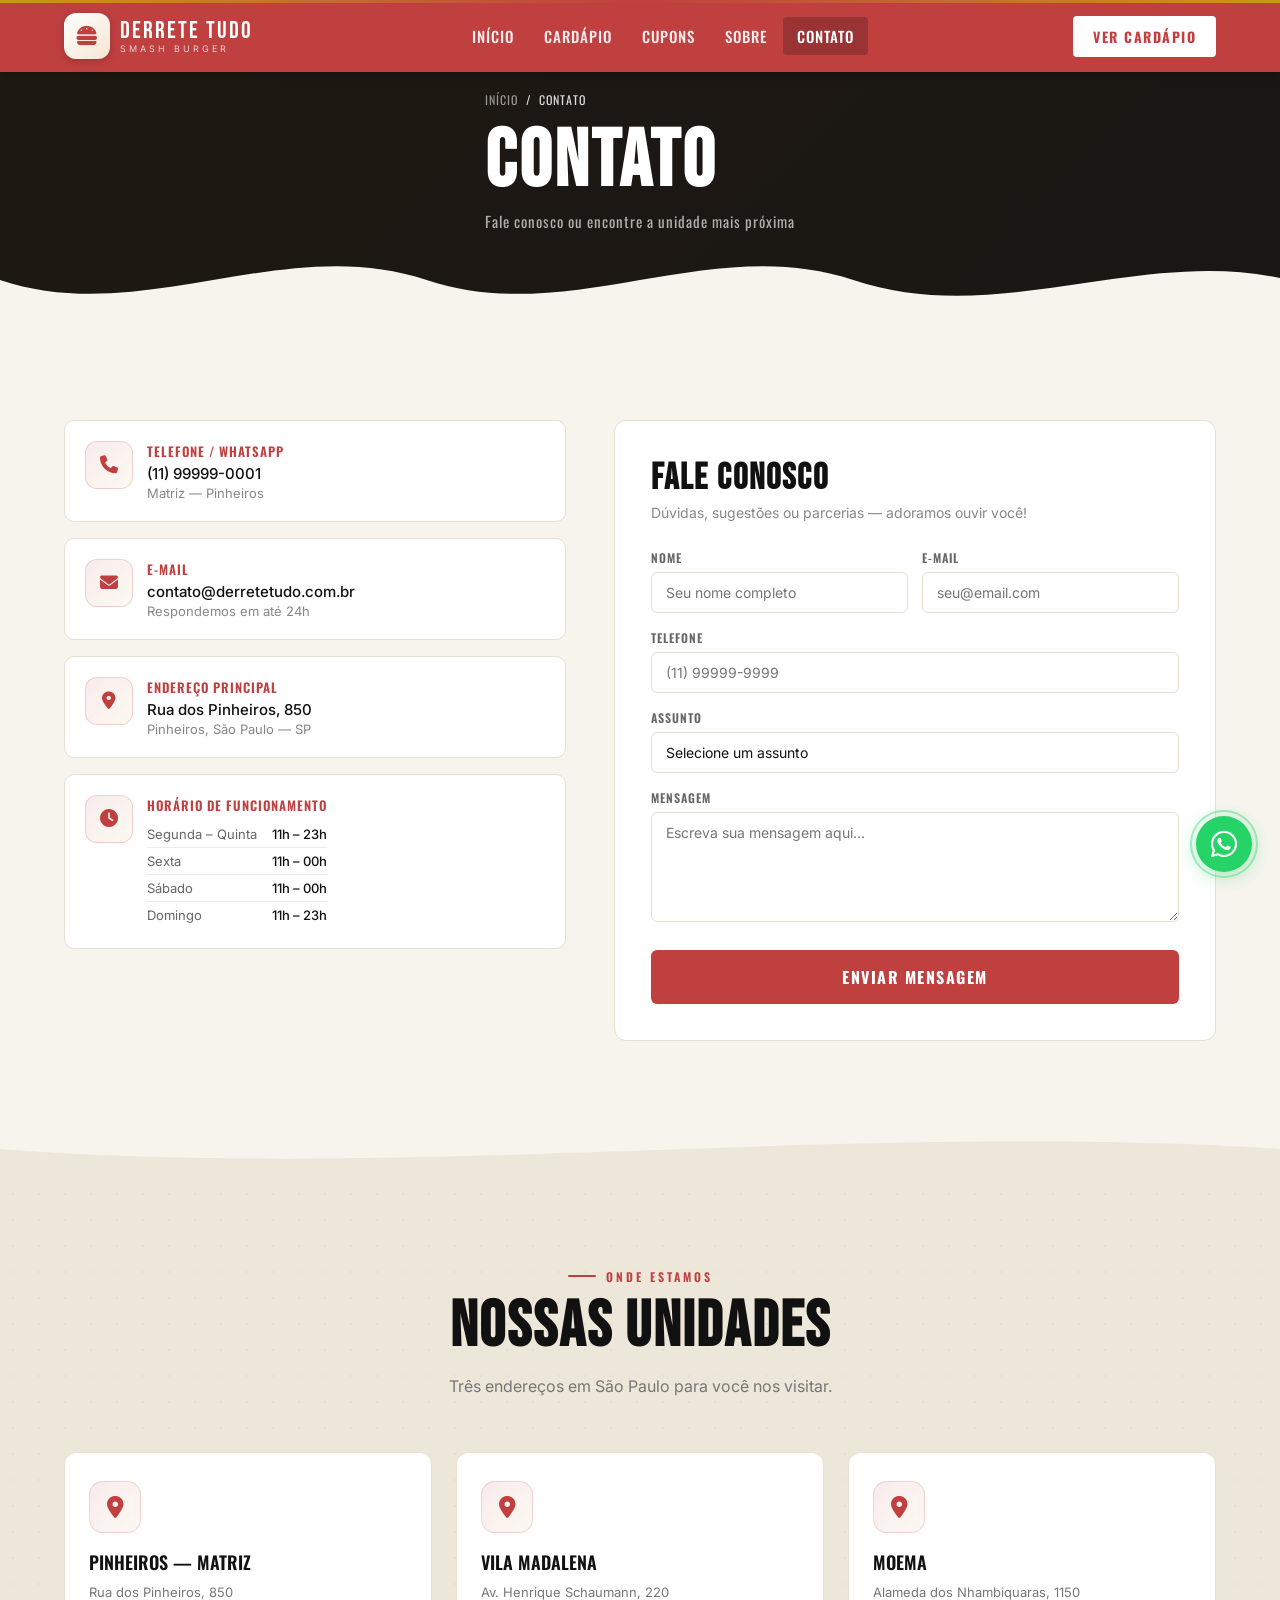
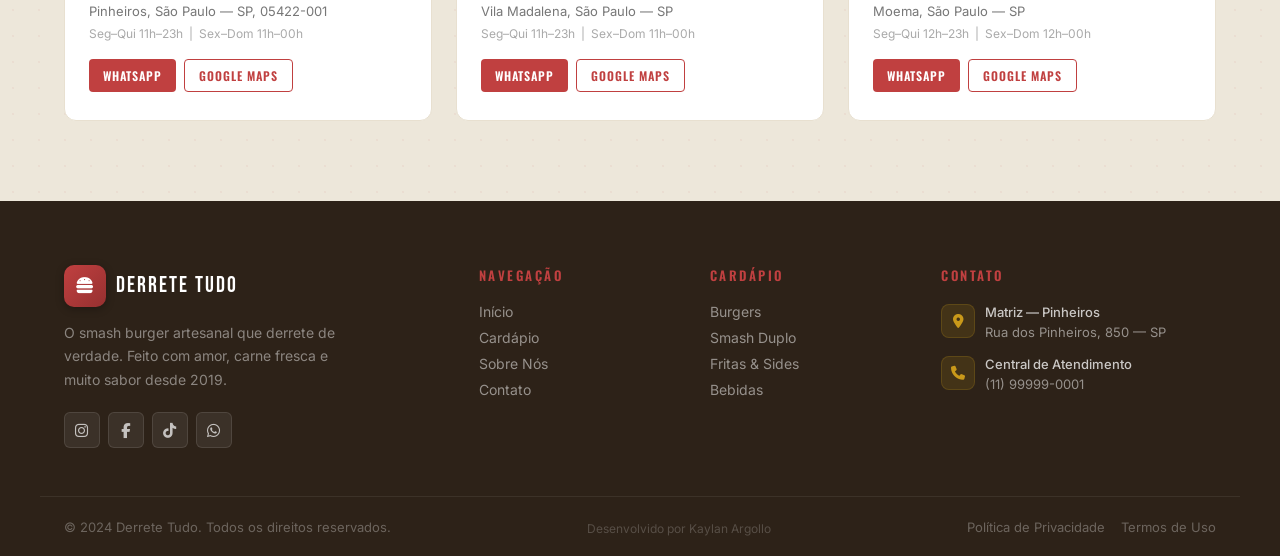
<file: contato.html>
<!DOCTYPE html>
<html lang="pt-BR">
<head>
  <meta charset="UTF-8" />
  <link rel="icon" href="data:image/svg+xml,<svg xmlns='http://www.w3.org/2000/svg' viewBox='0 0 100 100'><text y='.9em' font-size='90'>🍔</text></svg>">
  <meta name="viewport" content="width=device-width, initial-scale=1.0" />
  <title>Contato — Derrete Tudo Smash Burger</title>
  <meta name="description" content="Entre em contato com o Derrete Tudo. Endereços, horários e formulário de contato." />
  <link rel="stylesheet" href="https://cdnjs.cloudflare.com/ajax/libs/font-awesome/6.5.1/css/all.min.css" />
  <link rel="stylesheet" href="css/style.css" />
  <link rel="stylesheet" href="css/waves.css" />
</head>
<body>

  <!-- NAVBAR -->
  <nav class="navbar">
    <div class="navbar-inner">
      <a href="index.html" class="nav-logo">
        <div class="nav-logo-icon"><i class="fa-solid fa-burger"></i></div>
        <div>
          <span class="nav-logo-text">DERRETE TUDO</span>
          <span class="nav-logo-sub">Smash Burger</span>
        </div>
      </a>
      <div class="nav-links">
        <a href="index.html">Início</a>
        <a href="cardapio.html">Cardápio</a>
        <a href="cupons.html">Cupons</a>
        <a href="sobre.html">Sobre</a>
        <a href="contato.html">Contato</a>
      </div>
      <div class="nav-cta">
        <a href="cardapio.html" class="btn-nav-cta">Ver Cardápio</a>
      </div>
      <button class="hamburger" aria-label="Menu">
        <span></span><span></span><span></span>
      </button>
    </div>
  </nav>

  <div class="mobile-overlay"></div>
  <div class="mobile-menu">
    <div class="mobile-menu-links">
      <a href="index.html">Início</a>
      <a href="cardapio.html">Cardápio</a>
      <a href="cupons.html">Cupons</a>
      <a href="sobre.html">Sobre</a>
      <a href="contato.html">Contato</a>
    </div>
    <a href="cardapio.html" class="mobile-menu-cta">Ver Cardápio</a>
  </div>

  <div class="scroll-progress" id="scrollProgress"></div>

  <!-- PAGE HERO -->
  <div class="page-hero">
    <div class="page-hero-bg"></div>
    <div class="page-hero-inner">
      <div class="breadcrumb">
        <a href="index.html">Início</a>
        <span class="breadcrumb-sep">/</span>
        <span>Contato</span>
      </div>
      <h1 class="page-hero-title">CONTATO</h1>
      <p class="page-hero-sub">Fale conosco ou encontre a unidade mais próxima</p>
    </div>
    <div class="page-hero-wave wave-to-white wave-sep--lg">
      <svg xmlns="http://www.w3.org/2000/svg" viewBox="0 0 1440 120" preserveAspectRatio="none">
        <path fill="currentColor" d="M0,60 C160,108 320,12 480,60 C640,108 800,12 960,60 C1120,108 1280,28 1440,58 L1440,120 L0,120 Z"/>
      </svg>
    </div>
  </div>

  <!-- CONTACT SECTION -->
  <section class="contact-section">
    <div class="container">
      <div class="contact-grid">

        <!-- Info sidebar -->
        <div class="contact-info-list fade-up">
          <div class="contact-info-card">
            <div class="contact-info-icon"><i class="fa-solid fa-phone"></i></div>
            <div>
              <div class="contact-info-title">Telefone / WhatsApp</div>
              <div class="contact-info-value">(11) 99999-0001</div>
              <div class="contact-info-sub">Matriz — Pinheiros</div>
            </div>
          </div>
          <div class="contact-info-card">
            <div class="contact-info-icon"><i class="fa-solid fa-envelope"></i></div>
            <div>
              <div class="contact-info-title">E-mail</div>
              <div class="contact-info-value">contato@derretetudo.com.br</div>
              <div class="contact-info-sub">Respondemos em até 24h</div>
            </div>
          </div>
          <div class="contact-info-card">
            <div class="contact-info-icon"><i class="fa-solid fa-location-dot"></i></div>
            <div>
              <div class="contact-info-title">Endereço Principal</div>
              <div class="contact-info-value">Rua dos Pinheiros, 850</div>
              <div class="contact-info-sub">Pinheiros, São Paulo — SP</div>
            </div>
          </div>
          <div class="contact-info-card">
            <div class="contact-info-icon"><i class="fa-solid fa-clock"></i></div>
            <div>
              <div class="contact-info-title">Horário de Funcionamento</div>
              <div class="hours-table">
                <div class="hours-row">
                  <span class="hours-day">Segunda – Quinta</span>
                  <span class="hours-time">11h – 23h</span>
                </div>
                <div class="hours-row">
                  <span class="hours-day">Sexta</span>
                  <span class="hours-time">11h – 00h</span>
                </div>
                <div class="hours-row">
                  <span class="hours-day">Sábado</span>
                  <span class="hours-time">11h – 00h</span>
                </div>
                <div class="hours-row">
                  <span class="hours-day">Domingo</span>
                  <span class="hours-time">11h – 23h</span>
                </div>
              </div>
            </div>
          </div>
        </div>

        <!-- Contact form -->
        <div class="contact-form-card fade-up">
          <h2 class="form-title">Fale Conosco</h2>
          <p class="form-subtitle">Dúvidas, sugestões ou parcerias — adoramos ouvir você!</p>
          <form id="contactForm" novalidate>
            <div class="form-row">
              <div class="form-group">
                <label class="form-label" for="nome">Nome</label>
                <input type="text" id="nome" name="nome" class="form-control" placeholder="Seu nome completo" required />
              </div>
              <div class="form-group">
                <label class="form-label" for="email">E-mail</label>
                <input type="email" id="email" name="email" class="form-control" placeholder="seu@email.com" required />
              </div>
            </div>
            <div class="form-group">
              <label class="form-label" for="telefone">Telefone</label>
              <input type="tel" id="telefone" name="telefone" class="form-control" placeholder="(11) 99999-9999" />
            </div>
            <div class="form-group">
              <label class="form-label" for="assunto">Assunto</label>
              <select id="assunto" name="assunto" class="form-control">
                <option value="">Selecione um assunto</option>
                <option value="duvida">Dúvida sobre o cardápio</option>
                <option value="reserva">Reserva de espaço</option>
                <option value="parceria">Parceria / Fornecedor</option>
                <option value="feedback">Feedback / Sugestão</option>
                <option value="outro">Outro</option>
              </select>
            </div>
            <div class="form-group">
              <label class="form-label" for="mensagem">Mensagem</label>
              <textarea id="mensagem" name="mensagem" class="form-control" placeholder="Escreva sua mensagem aqui..." required></textarea>
            </div>
            <button type="submit" class="btn-submit">Enviar Mensagem</button>
          </form>
        </div>

      </div>
    </div>
  </section>

  <!-- Onda: contato (white) → unidades (beige) — arco suave -->
  <div class="wave-sep wave-from-white wave-to-beige wave-sep--sm">
    <svg xmlns="http://www.w3.org/2000/svg" viewBox="0 0 1440 60" preserveAspectRatio="none">
      <path fill="currentColor" d="M0,28 C480,60 960,0 1440,28 L1440,60 L0,60 Z"/>
    </svg>
  </div>

  <!-- UNIDADES -->
  <section class="units-section">
    <div class="container">
      <div class="section-header fade-up">
        <span class="section-tag">Onde Estamos</span>
        <h2 class="section-title">Nossas Unidades</h2>
        <p class="section-desc">Três endereços em São Paulo para você nos visitar.</p>
      </div>
      <div class="units-grid stagger-children">

        <div class="unit-card">
          <div class="unit-icon"><i class="fa-solid fa-location-dot"></i></div>
          <h3 class="unit-name">Pinheiros — Matriz</h3>
          <p class="unit-address">Rua dos Pinheiros, 850<br>Pinheiros, São Paulo — SP, 05422-001</p>
          <p class="unit-hours">Seg–Qui 11h–23h &nbsp;|&nbsp; Sex–Dom 11h–00h</p>
          <div class="unit-actions">
            <a href="https://wa.me/5528999087714" class="btn-sm btn-sm-primary" target="_blank" rel="noopener">WhatsApp</a>
            <a href="#" class="btn-sm btn-sm-outline">Google Maps</a>
          </div>
        </div>

        <div class="unit-card">
          <div class="unit-icon"><i class="fa-solid fa-location-dot"></i></div>
          <h3 class="unit-name">Vila Madalena</h3>
          <p class="unit-address">Av. Henrique Schaumann, 220<br>Vila Madalena, São Paulo — SP</p>
          <p class="unit-hours">Seg–Qui 11h–23h &nbsp;|&nbsp; Sex–Dom 11h–00h</p>
          <div class="unit-actions">
            <a href="https://wa.me/5528999087714" class="btn-sm btn-sm-primary" target="_blank" rel="noopener">WhatsApp</a>
            <a href="#" class="btn-sm btn-sm-outline">Google Maps</a>
          </div>
        </div>

        <div class="unit-card">
          <div class="unit-icon"><i class="fa-solid fa-location-dot"></i></div>
          <h3 class="unit-name">Moema</h3>
          <p class="unit-address">Alameda dos Nhambiquaras, 1150<br>Moema, São Paulo — SP</p>
          <p class="unit-hours">Seg–Qui 12h–23h &nbsp;|&nbsp; Sex–Dom 12h–00h</p>
          <div class="unit-actions">
            <a href="https://wa.me/5528999087714" class="btn-sm btn-sm-primary" target="_blank" rel="noopener">WhatsApp</a>
            <a href="#" class="btn-sm btn-sm-outline">Google Maps</a>
          </div>
        </div>

      </div>
    </div>
  </section>


  <!-- FOOTER -->
  <footer class="footer">
    <div class="footer-grid">
      <div>
        <div class="footer-logo">
          <div class="footer-logo-icon"><i class="fa-solid fa-burger"></i></div>
          <span class="footer-logo-text">DERRETE TUDO</span>
        </div>
        <p class="footer-desc">O smash burger artesanal que derrete de verdade. Feito com amor, carne fresca e muito sabor desde 2019.</p>
        <div class="social-links">
          <a href="#" class="social-link" aria-label="Instagram"><i class="fa-brands fa-instagram"></i></a>
          <a href="#" class="social-link" aria-label="Facebook"><i class="fa-brands fa-facebook-f"></i></a>
          <a href="#" class="social-link" aria-label="TikTok"><i class="fa-brands fa-tiktok"></i></a>
          <a href="#" class="social-link" aria-label="WhatsApp"><i class="fa-brands fa-whatsapp"></i></a>
        </div>
      </div>
      <div>
        <h4 class="footer-col-title">Navegação</h4>
        <div class="footer-links">
          <a href="index.html">Início</a>
          <a href="cardapio.html">Cardápio</a>
          <a href="sobre.html">Sobre Nós</a>
          <a href="contato.html">Contato</a>
        </div>
      </div>
      <div>
        <h4 class="footer-col-title">Cardápio</h4>
        <div class="footer-links">
          <a href="cardapio.html">Burgers</a>
          <a href="cardapio.html">Smash Duplo</a>
          <a href="cardapio.html">Fritas & Sides</a>
          <a href="cardapio.html">Bebidas</a>
        </div>
      </div>
      <div>
        <h4 class="footer-col-title">Contato</h4>
        <div class="footer-contacts">
          <div class="footer-contact-item">
            <span class="footer-contact-icon"><i class="fa-solid fa-location-dot"></i></span>
            <div class="footer-contact-text">
              <strong>Matriz — Pinheiros</strong>
              Rua dos Pinheiros, 850 — SP
            </div>
          </div>
          <div class="footer-contact-item">
            <span class="footer-contact-icon"><i class="fa-solid fa-phone"></i></span>
            <div class="footer-contact-text">
              <strong>Central de Atendimento</strong>
              (11) 99999-0001
            </div>
          </div>
        </div>
      </div>
    </div>
    <div class="footer-bottom">
      <span class="footer-copy">&copy; 2024 Derrete Tudo. Todos os direitos reservados.</span><span class="footer-dev">Desenvolvido por Kaylan Argollo</span>
      <div class="footer-legal">
        <a href="#">Política de Privacidade</a>
        <a href="#">Termos de Uso</a>
      </div>
    </div>
  </footer>

  <a href="https://wa.me/5528999087714" class="whatsapp-btn" target="_blank" rel="noopener" aria-label="WhatsApp"><i class="fa-brands fa-whatsapp"></i></a>

  <script src="js/main.js"></script>
</body>
</html>
</file>
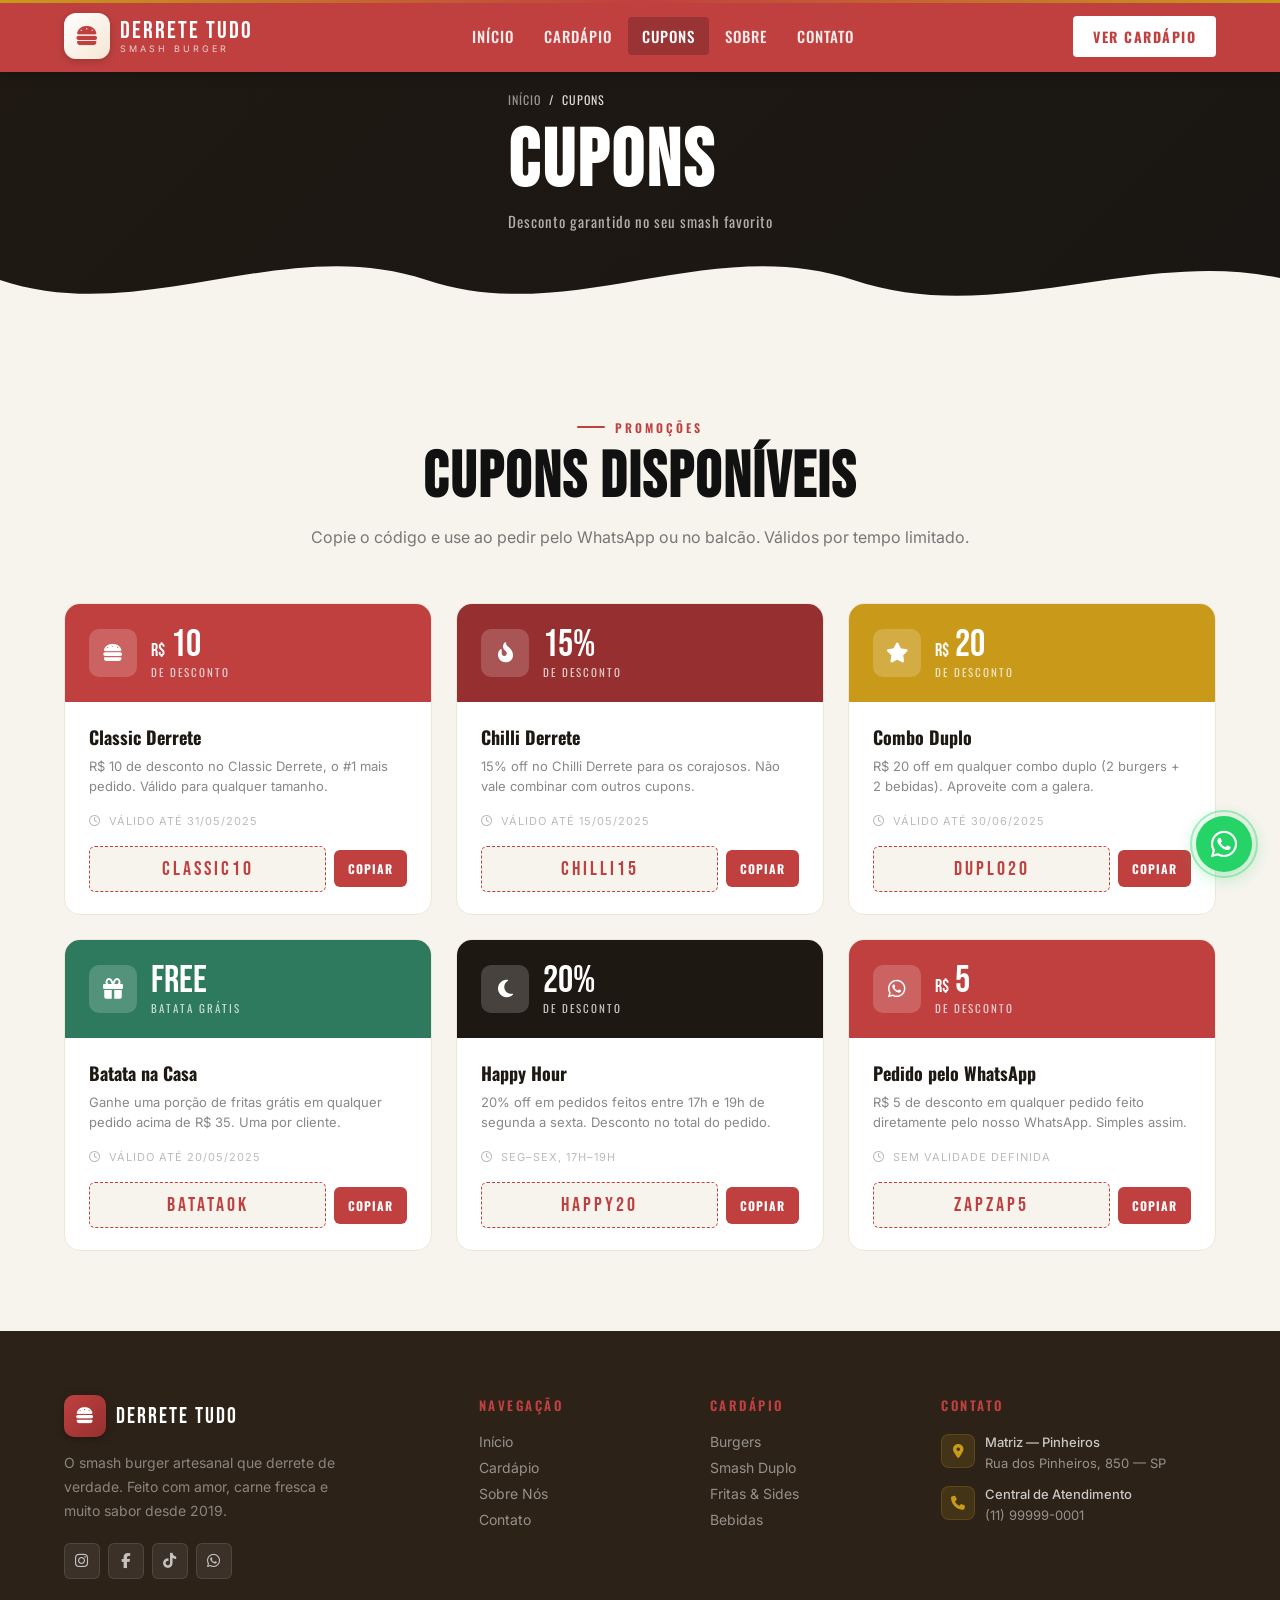
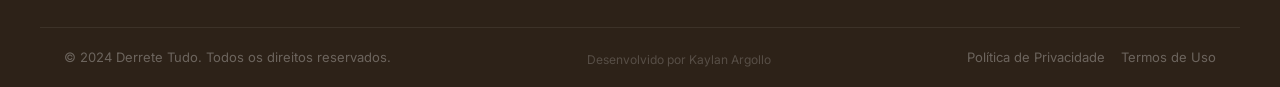
<file: cupons.html>
<!DOCTYPE html>
<html lang="pt-BR">
<head>
  <meta charset="UTF-8" />
  <link rel="icon" href="data:image/svg+xml,<svg xmlns='http://www.w3.org/2000/svg' viewBox='0 0 100 100'><text y='.9em' font-size='90'>🍔</text></svg>">
  <meta name="viewport" content="width=device-width, initial-scale=1.0" />
  <title>Cupons — Derrete Tudo Smash Burger</title>
  <meta name="description" content="Cupons de desconto exclusivos do Derrete Tudo. Aproveite e economize no seu smash burger favorito." />
  <link rel="stylesheet" href="https://cdnjs.cloudflare.com/ajax/libs/font-awesome/6.5.1/css/all.min.css" />
  <link rel="stylesheet" href="css/style.css" />
  <link rel="stylesheet" href="css/waves.css" />
</head>
<body>

  <!-- NAVBAR -->
  <nav class="navbar">
    <div class="navbar-inner">
      <a href="index.html" class="nav-logo">
        <div class="nav-logo-icon"><i class="fa-solid fa-burger"></i></div>
        <div>
          <span class="nav-logo-text">DERRETE TUDO</span>
          <span class="nav-logo-sub">Smash Burger</span>
        </div>
      </a>
      <div class="nav-links">
        <a href="index.html">Início</a>
        <a href="cardapio.html">Cardápio</a>
        <a href="cupons.html">Cupons</a>
        <a href="sobre.html">Sobre</a>
        <a href="contato.html">Contato</a>
      </div>
      <div class="nav-cta">
        <a href="cardapio.html" class="btn-nav-cta">Ver Cardápio</a>
      </div>
      <button class="hamburger" aria-label="Menu">
        <span></span><span></span><span></span>
      </button>
    </div>
  </nav>

  <div class="mobile-overlay"></div>
  <div class="mobile-menu">
    <div class="mobile-menu-links">
      <a href="index.html">Início</a>
      <a href="cardapio.html">Cardápio</a>
      <a href="cupons.html">Cupons</a>
      <a href="sobre.html">Sobre</a>
      <a href="contato.html">Contato</a>
    </div>
    <a href="cardapio.html" class="mobile-menu-cta">Ver Cardápio</a>
  </div>

  <div class="scroll-progress" id="scrollProgress"></div>

  <!-- PAGE HERO -->
  <div class="page-hero">
    <div class="page-hero-bg"></div>
    <div class="page-hero-inner">
      <div class="breadcrumb">
        <a href="index.html">Início</a>
        <span class="breadcrumb-sep">/</span>
        <span>Cupons</span>
      </div>
      <h1 class="page-hero-title">CUPONS</h1>
      <p class="page-hero-sub">Desconto garantido no seu smash favorito</p>
    </div>
    <div class="page-hero-wave wave-to-white wave-sep--lg">
      <svg xmlns="http://www.w3.org/2000/svg" viewBox="0 0 1440 120" preserveAspectRatio="none">
        <path fill="currentColor" d="M0,60 C160,108 320,12 480,60 C640,108 800,12 960,60 C1120,108 1280,28 1440,58 L1440,120 L0,120 Z"/>
      </svg>
    </div>
  </div>

  <!-- CUPONS SECTION -->
  <section class="cupons-section">
    <div class="container">
      <div class="section-header fade-up">
        <span class="section-tag">Promoções</span>
        <h2 class="section-title">Cupons Disponíveis</h2>
        <p class="section-desc">Copie o código e use ao pedir pelo WhatsApp ou no balcão. Válidos por tempo limitado.</p>
      </div>

      <div class="cupons-grid stagger-children">

        <div class="cupom-card">
          <div class="cupom-card-header">
            <div class="cupom-card-icon"><i class="fa-solid fa-burger"></i></div>
            <div>
              <div class="cupom-card-discount"><span>R$</span> 10</div>
              <div class="cupom-card-label">de desconto</div>
            </div>
          </div>
          <div class="cupom-card-body">
            <h3 class="cupom-card-name">Classic Derrete</h3>
            <p class="cupom-card-desc">R$ 10 de desconto no Classic Derrete, o #1 mais pedido. Válido para qualquer tamanho.</p>
            <p class="cupom-card-validity"><i class="fa-regular fa-clock"></i> &nbsp;Válido até 31/05/2025</p>
            <div class="cupom-card-code-wrap">
              <div class="cupom-code">CLASSIC10</div>
              <button class="btn-copy" data-code="CLASSIC10">Copiar</button>
            </div>
          </div>
        </div>

        <div class="cupom-card">
          <div class="cupom-card-header" style="background:#963030;">
            <div class="cupom-card-icon"><i class="fa-solid fa-fire-flame-curved"></i></div>
            <div>
              <div class="cupom-card-discount"><span></span>15%</div>
              <div class="cupom-card-label">de desconto</div>
            </div>
          </div>
          <div class="cupom-card-body">
            <h3 class="cupom-card-name">Chilli Derrete</h3>
            <p class="cupom-card-desc">15% off no Chilli Derrete para os corajosos. Não vale combinar com outros cupons.</p>
            <p class="cupom-card-validity"><i class="fa-regular fa-clock"></i> &nbsp;Válido até 15/05/2025</p>
            <div class="cupom-card-code-wrap">
              <div class="cupom-code">CHILLI15</div>
              <button class="btn-copy" data-code="CHILLI15">Copiar</button>
            </div>
          </div>
        </div>

        <div class="cupom-card">
          <div class="cupom-card-header" style="background:#C9991A;">
            <div class="cupom-card-icon"><i class="fa-solid fa-star"></i></div>
            <div>
              <div class="cupom-card-discount"><span>R$</span> 20</div>
              <div class="cupom-card-label">de desconto</div>
            </div>
          </div>
          <div class="cupom-card-body">
            <h3 class="cupom-card-name">Combo Duplo</h3>
            <p class="cupom-card-desc">R$ 20 off em qualquer combo duplo (2 burgers + 2 bebidas). Aproveite com a galera.</p>
            <p class="cupom-card-validity"><i class="fa-regular fa-clock"></i> &nbsp;Válido até 30/06/2025</p>
            <div class="cupom-card-code-wrap">
              <div class="cupom-code">DUPLO20</div>
              <button class="btn-copy" data-code="DUPLO20">Copiar</button>
            </div>
          </div>
        </div>

        <div class="cupom-card">
          <div class="cupom-card-header" style="background:#2d7a5e;">
            <div class="cupom-card-icon"><i class="fa-solid fa-gift"></i></div>
            <div>
              <div class="cupom-card-discount">FREE</div>
              <div class="cupom-card-label">batata grátis</div>
            </div>
          </div>
          <div class="cupom-card-body">
            <h3 class="cupom-card-name">Batata na Casa</h3>
            <p class="cupom-card-desc">Ganhe uma porção de fritas grátis em qualquer pedido acima de R$ 35. Uma por cliente.</p>
            <p class="cupom-card-validity"><i class="fa-regular fa-clock"></i> &nbsp;Válido até 20/05/2025</p>
            <div class="cupom-card-code-wrap">
              <div class="cupom-code">BATATAOK</div>
              <button class="btn-copy" data-code="BATATAOK">Copiar</button>
            </div>
          </div>
        </div>

        <div class="cupom-card">
          <div class="cupom-card-header" style="background:#1E1812;">
            <div class="cupom-card-icon"><i class="fa-solid fa-moon"></i></div>
            <div>
              <div class="cupom-card-discount">20%</div>
              <div class="cupom-card-label">de desconto</div>
            </div>
          </div>
          <div class="cupom-card-body">
            <h3 class="cupom-card-name">Happy Hour</h3>
            <p class="cupom-card-desc">20% off em pedidos feitos entre 17h e 19h de segunda a sexta. Desconto no total do pedido.</p>
            <p class="cupom-card-validity"><i class="fa-regular fa-clock"></i> &nbsp;Seg–Sex, 17h–19h</p>
            <div class="cupom-card-code-wrap">
              <div class="cupom-code">HAPPY20</div>
              <button class="btn-copy" data-code="HAPPY20">Copiar</button>
            </div>
          </div>
        </div>

        <div class="cupom-card">
          <div class="cupom-card-header" style="background:#C04040;">
            <div class="cupom-card-icon"><i class="fa-brands fa-whatsapp"></i></div>
            <div>
              <div class="cupom-card-discount"><span>R$</span> 5</div>
              <div class="cupom-card-label">de desconto</div>
            </div>
          </div>
          <div class="cupom-card-body">
            <h3 class="cupom-card-name">Pedido pelo WhatsApp</h3>
            <p class="cupom-card-desc">R$ 5 de desconto em qualquer pedido feito diretamente pelo nosso WhatsApp. Simples assim.</p>
            <p class="cupom-card-validity"><i class="fa-regular fa-clock"></i> &nbsp;Sem validade definida</p>
            <div class="cupom-card-code-wrap">
              <div class="cupom-code">ZAPZAP5</div>
              <button class="btn-copy" data-code="ZAPZAP5">Copiar</button>
            </div>
          </div>
        </div>

      </div>
    </div>
  </section>


  <!-- FOOTER -->
  <footer class="footer">
    <div class="footer-grid">
      <div>
        <div class="footer-logo">
          <div class="footer-logo-icon"><i class="fa-solid fa-burger"></i></div>
          <span class="footer-logo-text">DERRETE TUDO</span>
        </div>
        <p class="footer-desc">O smash burger artesanal que derrete de verdade. Feito com amor, carne fresca e muito sabor desde 2019.</p>
        <div class="social-links">
          <a href="#" class="social-link" aria-label="Instagram"><i class="fa-brands fa-instagram"></i></a>
          <a href="#" class="social-link" aria-label="Facebook"><i class="fa-brands fa-facebook-f"></i></a>
          <a href="#" class="social-link" aria-label="TikTok"><i class="fa-brands fa-tiktok"></i></a>
          <a href="#" class="social-link" aria-label="WhatsApp"><i class="fa-brands fa-whatsapp"></i></a>
        </div>
      </div>
      <div>
        <h4 class="footer-col-title">Navegação</h4>
        <div class="footer-links">
          <a href="index.html">Início</a>
          <a href="cardapio.html">Cardápio</a>
          <a href="sobre.html">Sobre Nós</a>
          <a href="contato.html">Contato</a>
        </div>
      </div>
      <div>
        <h4 class="footer-col-title">Cardápio</h4>
        <div class="footer-links">
          <a href="cardapio.html">Burgers</a>
          <a href="cardapio.html">Smash Duplo</a>
          <a href="cardapio.html">Fritas & Sides</a>
          <a href="cardapio.html">Bebidas</a>
        </div>
      </div>
      <div>
        <h4 class="footer-col-title">Contato</h4>
        <div class="footer-contacts">
          <div class="footer-contact-item">
            <span class="footer-contact-icon"><i class="fa-solid fa-location-dot"></i></span>
            <div class="footer-contact-text">
              <strong>Matriz — Pinheiros</strong>
              Rua dos Pinheiros, 850 — SP
            </div>
          </div>
          <div class="footer-contact-item">
            <span class="footer-contact-icon"><i class="fa-solid fa-phone"></i></span>
            <div class="footer-contact-text">
              <strong>Central de Atendimento</strong>
              (11) 99999-0001
            </div>
          </div>
        </div>
      </div>
    </div>
    <div class="footer-bottom">
      <span class="footer-copy">&copy; 2024 Derrete Tudo. Todos os direitos reservados.</span><span class="footer-dev">Desenvolvido por Kaylan Argollo</span>
      <div class="footer-legal">
        <a href="#">Política de Privacidade</a>
        <a href="#">Termos de Uso</a>
      </div>
    </div>
  </footer>

  <a href="https://wa.me/5528999087714" class="whatsapp-btn" target="_blank" rel="noopener" aria-label="WhatsApp"><i class="fa-brands fa-whatsapp"></i></a>

  <script src="js/main.js"></script>
  <script>
    document.querySelectorAll('.btn-copy').forEach(function(btn) {
      btn.addEventListener('click', function() {
        var code = btn.dataset.code;
        navigator.clipboard.writeText(code).then(function() {
          btn.textContent = 'Copiado!';
          btn.classList.add('copied');
          setTimeout(function() {
            btn.textContent = 'Copiar';
            btn.classList.remove('copied');
          }, 2000);
        });
      });
    });
  </script>
</body>
</html>
</file>
<file: css/style.css>
/* ============================================================
   DERRETE TUDO — Stylesheet
   Primary: #C04040 | Gold: #C9991A | Dark: #111
============================================================ */

@import url('https://fonts.googleapis.com/css2?family=Bebas+Neue&family=Oswald:wght@400;500;600;700&family=Inter:wght@400;500;600&family=Playfair+Display:ital,wght@1,500;1,600&display=swap');

/* --- Reset & Base --- */
*, *::before, *::after { box-sizing: border-box; margin: 0; padding: 0; }
html { scroll-behavior: smooth; }

/* --- Scrollbar personalizada --- */
::-webkit-scrollbar { width: 6px; }
::-webkit-scrollbar-track { background: #1E1812; }
::-webkit-scrollbar-thumb {
  background: linear-gradient(180deg, #C04040 0%, #C9991A 100%);
  border-radius: 3px;
}
::-webkit-scrollbar-thumb:hover { background: #C04040; }
body {
  font-family: 'Inter', sans-serif;
  font-size: 16px;
  color: #333;
  background: #1E1812;
  overflow-x: hidden;
}
img { max-width: 100%; display: block; }
a { text-decoration: none; color: inherit; }
ul { list-style: none; }
button { cursor: pointer; border: none; background: none; font-family: inherit; }

.container { max-width: 1200px; margin: 0 auto; padding: 0 24px; }

/* ============================================================
   NAVBAR
============================================================ */
.navbar {
  position: fixed;
  top: 0; left: 0; right: 0;
  z-index: 1000;
  background: #C04040;
  box-shadow: 0 2px 12px rgba(0,0,0,.25);
}
.navbar-inner {
  display: flex;
  align-items: center;
  justify-content: space-between;
  height: 72px;
  max-width: 1200px;
  margin: 0 auto;
  padding: 0 24px;
  gap: 24px;
}
.nav-logo { display: flex; align-items: center; gap: 10px; flex-shrink: 0; }
.nav-logo-icon {
  width: 46px; height: 46px;
  background: linear-gradient(135deg, #fff 0%, #f5e6d3 100%);
  border-radius: 12px;
  display: flex; align-items: center; justify-content: center;
  font-size: 22px;
  color: #C04040;
  box-shadow: 0 2px 8px rgba(0,0,0,.2);
  flex-shrink: 0;
}
.nav-logo-icon i { font-size: 22px; color: #C04040; }
.nav-logo-text {
  font-family: 'Bebas Neue', sans-serif;
  font-size: 24px;
  color: #fff;
  letter-spacing: 2px;
  line-height: 1;
}
.nav-logo-sub {
  font-family: 'Inter', sans-serif;
  font-size: 9px;
  color: rgba(255,255,255,.75);
  letter-spacing: 3px;
  text-transform: uppercase;
  display: block;
}
.nav-links {
  display: flex;
  align-items: center;
  gap: 2px;
  flex: 1;
  justify-content: center;
}
.nav-links a {
  font-family: 'Oswald', sans-serif;
  font-size: 15px;
  font-weight: 500;
  color: rgba(255,255,255,.9);
  text-transform: uppercase;
  letter-spacing: 1px;
  padding: 8px 14px;
  border-radius: 4px;
  transition: background .2s, color .2s;
}
.nav-links a:hover,
.nav-links a.active { background: rgba(0,0,0,.2); color: #fff; }
.nav-cta { flex-shrink: 0; }
.btn-nav-cta {
  display: inline-block;
  background: #fff;
  color: #C04040;
  font-family: 'Oswald', sans-serif;
  font-size: 14px;
  font-weight: 700;
  text-transform: uppercase;
  letter-spacing: 1.5px;
  padding: 10px 20px;
  border-radius: 4px;
  transition: background .2s, color .2s;
}
.btn-nav-cta:hover { background: #1E1812; color: #fff; }
.hamburger {
  display: none;
  flex-direction: column;
  gap: 6px;
  padding: 8px;
  background: transparent;
  border: none;
  cursor: pointer;
  border-radius: 6px;
  transition: background .2s;
}
.hamburger:hover { background: rgba(0,0,0,.15); }
.hamburger span {
  display: block;
  width: 24px; height: 2px;
  background: #fff;
  border-radius: 1px;
  transition: transform .3s ease, opacity .2s ease, width .3s ease;
}
.hamburger.open span:nth-child(1) { transform: translateY(8px) rotate(45deg); }
.hamburger.open span:nth-child(2) { opacity: 0; width: 0; }
.hamburger.open span:nth-child(3) { transform: translateY(-8px) rotate(-45deg); }

.mobile-overlay {
  display: none;
  position: fixed; inset: 0;
  background: rgba(0,0,0,.5);
  z-index: 998;
}
.mobile-overlay.open { display: block; }
.mobile-menu {
  position: fixed;
  top: 0; right: -100%;
  width: 280px; height: 100vh;
  background: #C04040;
  z-index: 999;
  transition: right .35s ease;
  padding: 88px 24px 40px;
  display: flex;
  flex-direction: column;
}
.mobile-menu.open { right: 0; }
.mobile-menu-links { display: flex; flex-direction: column; gap: 4px; }
.mobile-menu-links a {
  font-family: 'Oswald', sans-serif;
  font-size: 20px;
  font-weight: 500;
  color: rgba(255,255,255,.9);
  text-transform: uppercase;
  letter-spacing: 1px;
  padding: 12px 16px;
  border-radius: 6px;
  transition: background .2s;
}
.mobile-menu-links a:hover,
.mobile-menu-links a.active { background: rgba(0,0,0,.2); color: #fff; }
.mobile-menu-cta {
  margin-top: auto;
  display: block;
  background: #fff;
  color: #C04040;
  font-family: 'Oswald', sans-serif;
  font-weight: 700;
  font-size: 16px;
  text-transform: uppercase;
  letter-spacing: 1.5px;
  text-align: center;
  padding: 14px;
  border-radius: 6px;
}

/* ============================================================
   HERO SLIDER
============================================================ */
.hero {
  position: relative;
  height: 100vh;
  min-height: 560px;
  overflow: visible;
  background: #1E1812;
}
.hero-slider { position: relative; width: 100%; height: 100%; overflow: hidden; }
.hero-slide {
  position: absolute;
  inset: 0;
  opacity: 0;
  transition: opacity .8s ease;
}
.hero-slide.active { opacity: 1; }
.hero-slide-bg {
  position: absolute; inset: 0;
  background-size: cover;
  background-position: center;
}
.hero-slide:nth-child(1) .hero-slide-bg {
  background-image: url('https://images.unsplash.com/photo-1550547660-d9450f859349?auto=format&fit=crop&w=1920&q=80');
  background-size: cover;
  background-position: center;
}
.hero-slide:nth-child(2) .hero-slide-bg {
  background-image: url('https://images.unsplash.com/photo-1568901346375-23c9450c58cd?auto=format&fit=crop&w=1920&q=80');
  background-size: cover;
  background-position: center;
}
.hero-slide:nth-child(3) .hero-slide-bg {
  background-image: url('https://images.unsplash.com/photo-1553979459-d2229ba7433b?auto=format&fit=crop&w=1920&q=80');
  background-size: cover;
  background-position: center;
}
.hero-slide-overlay {
  position: absolute; inset: 0;
  background: linear-gradient(90deg, rgba(0,0,0,.75) 0%, rgba(0,0,0,.4) 55%, rgba(0,0,0,.15) 100%);
}
.hero-slide-emoji { display: none; }

.hero-content {
  position: absolute; inset: 0;
  z-index: 2;
  display: flex;
  align-items: center;
  padding-top: 72px;
}
.hero-content-inner {
  max-width: 1200px;
  margin: 0 auto;
  padding: 0 24px;
}
.hero-badge {
  display: inline-block;
  background: rgba(0,0,0,.40);
  border: 1px solid rgba(255,255,255,.25);
  color: #fff;
  font-family: 'Oswald', sans-serif;
  font-style: normal;
  font-size: 13px;
  font-weight: 500;
  letter-spacing: 2.5px;
  text-transform: uppercase;
  padding: 6px 18px;
  border-radius: 50px;
  margin-bottom: 10px;
}
.hero-title {
  font-family: 'Bebas Neue', sans-serif;
  font-size: clamp(60px, 9vw, 120px);
  color: #fff;
  line-height: .92;
  letter-spacing: 2px;
  margin-bottom: 20px;
}
.hero-title .highlight { color: #C04040; display: block; }
.hero-subtitle {
  font-size: 17px;
  color: rgba(255,255,255,.88);
  max-width: 480px;
  line-height: 1.65;
  margin-bottom: 36px;
  text-shadow: 0 2px 10px rgba(0,0,0,.65);
}
.hero-actions { display: flex; gap: 14px; flex-wrap: wrap; }
.btn-primary {
  display: inline-flex;
  align-items: center;
  gap: 8px;
  background: #C04040;
  color: #fff;
  font-family: 'Oswald', sans-serif;
  font-weight: 700;
  font-size: 16px;
  text-transform: uppercase;
  letter-spacing: 1.5px;
  padding: 16px 32px;
  border-radius: 4px;
  transition: background .2s, transform .15s;
  box-shadow: 0 4px 20px rgba(192,64,64,.35);
}
.btn-primary:hover { background: #963030; transform: translateY(-2px); }
.btn-outline-white {
  display: inline-flex;
  align-items: center;
  gap: 8px;
  background: rgba(255,255,255,.08);
  border: 2px solid rgba(255,255,255,.35);
  color: #fff;
  font-family: 'Oswald', sans-serif;
  font-weight: 600;
  font-size: 16px;
  text-transform: uppercase;
  letter-spacing: 1.5px;
  padding: 14px 28px;
  border-radius: 4px;
  transition: background .2s, border-color .2s;
}
.btn-outline-white:hover { background: rgba(255,255,255,.18); border-color: rgba(255,255,255,.7); }

.slider-dots {
  position: absolute;
  bottom: 110px;
  left: 50%;
  transform: translateX(-50%);
  z-index: 3;
  display: flex; gap: 8px;
}
.slider-dot {
  width: 8px; height: 8px;
  border-radius: 50%;
  background: rgba(255,255,255,.35);
  cursor: pointer;
  transition: background .3s, transform .3s;
  border: none;
}
.slider-dot.active { background: #C04040; transform: scale(1.35); }
.slider-btn {
  position: absolute;
  top: 50%;
  transform: translateY(-50%);
  z-index: 3;
  width: 48px; height: 48px;
  border-radius: 50%;
  background: rgba(255,255,255,.08);
  border: 2px solid rgba(255,255,255,.25);
  color: #fff;
  font-size: 18px;
  display: flex; align-items: center; justify-content: center;
  cursor: pointer;
  transition: background .2s, border-color .2s;
}
.slider-btn:hover { background: rgba(192,64,64,.6); border-color: #C04040; }
.slider-btn-prev { left: 24px; }
.slider-btn-next { right: 24px; }

.wave-divider {
  position: absolute;
  bottom: -1px; left: 0; right: 0;
  z-index: 4;
  line-height: 0;
}
.wave-divider svg { display: block; width: 100%; }

/* ============================================================
   STATS BAND
============================================================ */
.stats-band { background: #C04040; padding: 12px 0; }
.stats-inner {
  display: grid;
  grid-template-columns: repeat(4, 1fr);
  max-width: 1200px;
  margin: 0 auto;
  padding: 0 24px;
}
.stat-item {
  text-align: center;
  padding: 8px;
  border-right: 1px solid rgba(255,255,255,.22);
}
.stat-item:last-child { border-right: none; }
.stat-number {
  font-family: 'Bebas Neue', sans-serif;
  font-size: 48px;
  color: #fff;
  line-height: 1;
  display: block;
}
.stat-label {
  font-family: 'Oswald', sans-serif;
  font-size: 12px;
  color: rgba(255,255,255,.8);
  text-transform: uppercase;
  letter-spacing: 2px;
  display: block;
  margin-top: 2px;
}

/* ============================================================
   SECTION HEADERS
============================================================ */
.section-header { text-align: center; margin-bottom: 52px; }
.section-tag {
  display: inline-block;
  font-family: 'Oswald', sans-serif;
  font-size: 12px;
  font-weight: 600;
  color: #C04040;
  text-transform: uppercase;
  letter-spacing: 4px;
  margin-bottom: 10px;
}
.section-title {
  font-family: 'Bebas Neue', sans-serif;
  font-size: clamp(40px, 5vw, 64px);
  color: #111;
  letter-spacing: 2px;
  line-height: 1;
}
.section-title.white { color: #fff; }
.section-desc {
  font-size: 16px;
  color: #777;
  max-width: 680px;
  margin: 14px auto 0;
  line-height: 1.7;
}
.section-desc.white { color: rgba(255,255,255,.65); }

/* ============================================================
   DESTAQUES (home featured section)
============================================================ */
.destaques-section { padding: 80px 0; background: #F7F4EE; }
.destaques-grid {
  display: grid;
  grid-template-columns: repeat(3, 1fr);
  gap: 24px;
}
.destaque-card {
  border: 1px solid #C9991A;
  border-radius: 10px;
  overflow: hidden;
  background: #fff;
  transition: transform .25s, box-shadow .25s;
}
.destaque-card:hover { transform: translateY(-6px); box-shadow: 0 16px 40px rgba(201,153,26,.3); }
.destaque-img {
  overflow: hidden;
  height: 220px;
  background: #EDE4CE;
  border-bottom: 1px solid #C9991A;
}
.destaque-img img {
  width: 100%;
  height: 100%;
  object-fit: cover;
  display: block;
  transition: transform .4s ease;
}
.destaque-card:hover .destaque-img img {
  transform: scale(1.06);
}
.destaque-body { padding: 16px 18px 20px; }
.destaque-name {
  font-family: 'Oswald', sans-serif;
  font-size: 19px;
  font-weight: 600;
  color: #111;
  text-transform: uppercase;
  letter-spacing: .5px;
  margin-bottom: 6px;
}
.destaque-desc { font-size: 13px; color: #888; line-height: 1.5; margin-bottom: 14px; }
.destaque-link {
  font-family: 'Oswald', sans-serif;
  font-size: 13px;
  font-weight: 600;
  color: #C04040;
  text-transform: uppercase;
  letter-spacing: 1.5px;
}
.destaque-link:hover { color: #963030; }
.destaques-cta { text-align: center; margin-top: 48px; }
.btn-see-all {
  display: inline-flex;
  align-items: center;
  gap: 8px;
  background: #C04040;
  color: #fff;
  font-family: 'Oswald', sans-serif;
  font-weight: 700;
  font-size: 16px;
  text-transform: uppercase;
  letter-spacing: 1.5px;
  padding: 16px 40px;
  border-radius: 4px;
  transition: background .2s;
}
.btn-see-all:hover { background: #963030; }

/* ============================================================
   DARK ABOUT SECTION (home)
============================================================ */
.dark-section { background: #1E1812; padding: 80px 0; position: relative; }
.dark-section-inner {
  max-width: 1200px;
  margin: 0 auto;
  padding: 0 24px;
  display: grid;
  grid-template-columns: 1fr 1fr;
  gap: 64px;
  align-items: center;
}
.about-visual { position: relative; }
.about-img-box {
  border-radius: 12px;
  overflow: hidden;
  aspect-ratio: 4/3;
  background: linear-gradient(135deg, #1e0800, #2d1200, #1a0000);
  font-size: 0;
  border: 2px solid rgba(201,153,26,.3);
}
.about-img-box img {
  width: 100%;
  height: 100%;
  object-fit: cover;
}
.about-year-badge {
  position: absolute;
  bottom: -16px; right: -16px;
  background: #C04040;
  width: 88px; height: 88px;
  border-radius: 50%;
  display: flex; flex-direction: column;
  align-items: center; justify-content: center;
  font-family: 'Bebas Neue', sans-serif;
  font-size: 11px;
  color: #fff;
  letter-spacing: 1px;
  border: 4px solid #1E1812;
}
.about-year-badge strong { font-size: 28px; display: block; line-height: 1; }
.about-text .section-header { text-align: left; margin-bottom: 20px; }
.about-text p { font-size: 15px; color: rgba(255,255,255,.65); line-height: 1.8; margin-bottom: 14px; }
.about-features { margin: 24px 0; display: flex; flex-direction: column; gap: 10px; }
.about-feature {
  display: flex; align-items: center; gap: 12px;
  font-family: 'Oswald', sans-serif;
  font-size: 15px;
  color: rgba(255,255,255,.85);
  text-transform: uppercase;
  letter-spacing: .5px;
}
.feature-dot { width: 8px; height: 8px; border-radius: 50%; background: #C04040; flex-shrink: 0; }
.btn-outline-orange {
  display: inline-flex;
  align-items: center;
  gap: 8px;
  background: transparent;
  border: 2px solid #C04040;
  color: #C04040;
  font-family: 'Oswald', sans-serif;
  font-weight: 700;
  font-size: 15px;
  text-transform: uppercase;
  letter-spacing: 1.5px;
  padding: 13px 28px;
  border-radius: 4px;
  margin-top: 8px;
  transition: background .2s, color .2s;
}
.btn-outline-orange:hover { background: #C04040; color: #fff; }

/* ============================================================
   LOCATIONS (home)
============================================================ */
.locations-section { padding: 80px 0; background: #EDE7DA; }
.locations-grid { display: grid; grid-template-columns: repeat(3, 1fr); gap: 24px; }
.location-card {
  background: #fff;
  border: 1px solid #e8e0d0;
  border-radius: 12px;
  padding: 28px 24px;
  transition: transform .25s, box-shadow .25s;
}
.location-card:hover { transform: translateY(-4px); box-shadow: 0 12px 32px rgba(0,0,0,.1); }
.location-icon { font-size: 36px; margin-bottom: 12px; }
.location-name {
  font-family: 'Oswald', sans-serif;
  font-size: 19px;
  font-weight: 600;
  color: #111;
  text-transform: uppercase;
  letter-spacing: .5px;
  margin-bottom: 8px;
}
.location-address { font-size: 14px; color: #777; line-height: 1.5; margin-bottom: 4px; }
.location-hours { font-size: 13px; color: #aaa; margin-bottom: 20px; }
.location-actions { display: flex; gap: 8px; flex-wrap: wrap; }
.btn-sm {
  display: inline-flex;
  align-items: center;
  gap: 5px;
  font-family: 'Oswald', sans-serif;
  font-size: 12px;
  font-weight: 600;
  text-transform: uppercase;
  letter-spacing: 1px;
  padding: 7px 14px;
  border-radius: 4px;
  transition: background .2s, color .2s;
}
.btn-sm-primary { background: #C04040; color: #fff; }
.btn-sm-primary:hover { background: #963030; }
.btn-sm-outline { border: 1.5px solid #C04040; color: #C04040; }
.btn-sm-outline:hover { background: #C04040; color: #fff; }

/* ============================================================
   FOOTER
============================================================ */
.footer { background: #2D2218; color: #fff; padding: 64px 0 0; }
.footer-grid {
  display: grid;
  grid-template-columns: 2fr 1fr 1fr 1.5fr;
  gap: 48px;
  max-width: 1200px;
  margin: 0 auto;
  padding: 0 24px;
}
.footer-logo { display: flex; align-items: center; gap: 10px; margin-bottom: 14px; }
.footer-logo-icon {
  width: 42px; height: 42px;
  background: linear-gradient(135deg, #C04040 0%, #963030 100%);
  border-radius: 10px;
  display: flex; align-items: center; justify-content: center;
  font-size: 18px;
  color: #fff;
  box-shadow: 0 2px 8px rgba(0,0,0,.3);
}
.footer-logo-icon i { font-size: 18px; color: #fff; }
.footer-logo-text {
  font-family: 'Bebas Neue', sans-serif;
  font-size: 22px;
  color: #fff;
  letter-spacing: 2px;
}
.footer-desc { font-size: 14px; color: rgba(255,255,255,.45); line-height: 1.7; margin-bottom: 20px; max-width: 280px; }
.social-links { display: flex; gap: 8px; }
.social-link {
  width: 36px; height: 36px;
  background: rgba(255,255,255,.07);
  border: 1px solid rgba(255,255,255,.1);
  border-radius: 6px;
  display: flex; align-items: center; justify-content: center;
  font-size: 11px;
  font-family: 'Oswald', sans-serif;
  font-weight: 700;
  color: rgba(255,255,255,.7);
  letter-spacing: .5px;
  transition: background .2s, border-color .2s, color .2s;
}
.social-link:hover { background: #C04040; border-color: #C04040; color: #fff; }
.footer-col-title {
  font-family: 'Oswald', sans-serif;
  font-size: 13px;
  font-weight: 600;
  color: #C04040;
  text-transform: uppercase;
  letter-spacing: 2.5px;
  margin-bottom: 18px;
}
.footer-links { display: flex; flex-direction: column; gap: 9px; }
.footer-links a { font-size: 14px; color: rgba(255,255,255,.5); transition: color .2s; }
.footer-links a:hover { color: #fff; }
.footer-contacts { display: flex; flex-direction: column; gap: 12px; }
.footer-contact-item { display: flex; align-items: flex-start; gap: 10px; }
.footer-contact-icon { font-size: 15px; flex-shrink: 0; margin-top: 1px; }
.footer-contact-text { font-size: 13px; color: rgba(255,255,255,.5); line-height: 1.5; }
.footer-contact-text strong { color: rgba(255,255,255,.75); font-weight: 500; display: block; margin-bottom: 1px; }
.footer-bottom {
  border-top: 1px solid rgba(255,255,255,.07);
  margin-top: 48px;
  padding: 20px 24px;
  max-width: 1200px;
  margin-left: auto; margin-right: auto;
  display: flex;
  align-items: center;
  justify-content: space-between;
  flex-wrap: wrap;
  gap: 12px;
}
.footer-copy { font-size: 13px; color: rgba(255,255,255,.3); }
.footer-dev { font-size: 12px; color: rgba(255,255,255,.2); margin-top: 4px; display: block; }
.footer-legal { display: flex; gap: 16px; }
.footer-legal a { font-size: 13px; color: rgba(255,255,255,.3); transition: color .2s; }
.footer-legal a:hover { color: rgba(255,255,255,.6); }

/* ============================================================
   PAGE HERO (inner pages)
============================================================ */
.page-hero {
  padding-top: 72px;
  padding-bottom: 90px;
  height: auto;
  min-height: 340px;
  background: #2D2218;
  position: relative;
  display: flex;
  align-items: center;
  overflow: hidden;
}
.page-hero::before {
  content: '';
  position: absolute;
  inset: 0;
  background-image: url('https://images.unsplash.com/photo-1561758033-d89a9ad46330?auto=format&fit=crop&w=1920&q=80');
  background-size: cover;
  background-position: center;
  opacity: 0.3;
}
.page-hero-bg {
  position: absolute; inset: 0;
  background: linear-gradient(135deg, rgba(30,24,18,.92) 0%, rgba(17,17,17,.7) 100%);
}
.page-hero-inner {
  position: relative;
  z-index: 2;
  max-width: 1200px;
  margin: 0 auto;
  padding: 0 24px;
}
.breadcrumb {
  display: flex; align-items: center; gap: 8px;
  font-size: 12px;
  color: rgba(255,255,255,.55);
  margin-bottom: 14px;
  font-family: 'Oswald', sans-serif;
  text-transform: uppercase;
  letter-spacing: 1px;
}
.breadcrumb a { color: rgba(255,255,255,.55); transition: color .2s; }
.breadcrumb a:hover { color: #fff; }
.breadcrumb-sep { color: rgba(255,255,255,.3); }
.breadcrumb span { color: rgba(255,255,255,.85); }
.page-hero-title {
  font-family: 'Bebas Neue', sans-serif;
  font-size: clamp(48px, 7vw, 80px);
  color: #fff;
  letter-spacing: 3px;
  line-height: 1;
}
.page-hero-sub {
  font-size: 15px;
  color: rgba(255,255,255,.65);
  margin-top: 8px;
  font-family: 'Oswald', sans-serif;
  letter-spacing: 1px;
}

/* ============================================================
   CARDÁPIO PAGE
============================================================ */
.cardapio-section { padding: 60px 0 80px; background: #F7F4EE; }

.filter-tabs {
  display: flex;
  align-items: center;
  gap: 8px;
  flex-wrap: wrap;
  margin-bottom: 44px;
}
.filter-tab {
  font-family: 'Oswald', sans-serif;
  font-size: 14px;
  font-weight: 600;
  text-transform: uppercase;
  letter-spacing: 1px;
  padding: 9px 22px;
  border-radius: 50px;
  border: 2px solid #e8e0d0;
  color: #777;
  background: #fff;
  cursor: pointer;
  transition: background .2s, color .2s, border-color .2s;
}
.filter-tab:hover { border-color: #C04040; color: #C04040; }
.filter-tab.active { background: #C04040; border-color: #C04040; color: #fff; }

.menu-category { margin-bottom: 52px; }
.menu-category-title {
  font-family: 'Bebas Neue', sans-serif;
  font-size: 38px;
  color: #111;
  letter-spacing: 2px;
  margin-bottom: 22px;
  padding-bottom: 12px;
  border-bottom: 2px solid #C9991A;
  display: flex;
  align-items: center;
  gap: 12px;
}
.menu-category-icon { font-size: 30px; }

/* Product grid: 4 columns matching La Brasa */
.products-grid {
  display: grid;
  grid-template-columns: repeat(4, 1fr);
  gap: 18px;
}

/* Product card: amber border, white bg, image + info */
.product-card {
  border: 1px solid #C9991A;
  border-radius: 10px;
  overflow: hidden;
  background: #fff;
  transition: transform .25s, box-shadow .25s;
}
.product-card:hover { transform: translateY(-5px); box-shadow: 0 12px 28px rgba(201,153,26,.4); }
.product-card-img {
  overflow: hidden;
  height: 175px;
  background: #EDE4CE;
}
.product-card-img img {
  width: 100%;
  height: 100%;
  object-fit: cover;
  display: block;
  transition: transform .4s ease;
}
.product-card:hover .product-card-img img {
  transform: scale(1.06);
}
.product-card-body {
  padding: 10px 12px 14px;
  background: #fff;
  border-top: 1px solid #C9991A;
}
.product-card-name {
  font-family: 'Oswald', sans-serif;
  font-size: 15px;
  font-weight: 600;
  color: #111;
  text-transform: uppercase;
  letter-spacing: .5px;
  margin-bottom: 3px;
  line-height: 1.2;
}
.product-card-desc { font-size: 11.5px; color: #999; line-height: 1.4; }

/* ============================================================
   SOBRE PAGE
============================================================ */
.story-section { padding: 80px 0; background: #F7F4EE; }
.story-grid {
  display: grid;
  grid-template-columns: 1fr 1fr;
  gap: 64px;
  align-items: center;
}
.story-visual { position: relative; }
.story-img-box {
  border-radius: 12px;
  overflow: hidden;
  aspect-ratio: 4/3;
  background: linear-gradient(135deg, #fff8ee 0%, #fff3d9 50%, #fde5b6 100%);
  font-size: 0;
  border: 2px solid #C9991A;
}
.story-img-box img {
  width: 100%;
  height: 100%;
  object-fit: cover;
}
.story-year-badge {
  position: absolute;
  bottom: -16px; right: -16px;
  background: #C04040;
  width: 80px; height: 80px;
  border-radius: 50%;
  display: flex; flex-direction: column;
  align-items: center; justify-content: center;
  font-family: 'Bebas Neue', sans-serif;
  font-size: 10px;
  color: #fff;
  letter-spacing: 1px;
  border: 4px solid #fff;
  box-shadow: 0 4px 14px rgba(0,0,0,.15);
}
.story-year-badge strong { font-size: 26px; display: block; line-height: 1; }
.story-text .section-header { text-align: left; margin-bottom: 20px; }
.story-text p { font-size: 15px; color: #555; line-height: 1.8; margin-bottom: 14px; }

.values-section { padding: 80px 0; background: #EDE7DA; }
.values-grid { display: grid; grid-template-columns: repeat(3, 1fr); gap: 24px; }
.value-card {
  background: #fff;
  border: 1px solid #e8e0d0;
  border-radius: 12px;
  padding: 32px 24px;
  text-align: center;
  transition: transform .25s, box-shadow .25s;
}
.value-card:hover { transform: translateY(-4px); box-shadow: 0 10px 28px rgba(0,0,0,.08); }
.value-icon { font-size: 48px; margin-bottom: 16px; }
.value-title {
  font-family: 'Oswald', sans-serif;
  font-size: 19px;
  font-weight: 600;
  color: #111;
  text-transform: uppercase;
  letter-spacing: .5px;
  margin-bottom: 10px;
}
.value-desc { font-size: 14px; color: #666; line-height: 1.7; }

.timeline-section { padding: 80px 0; background: #1E1812; }
.timeline {
  position: relative;
  max-width: 700px;
  margin: 0 auto;
}
.timeline::before {
  content: '';
  position: absolute;
  left: 50%;
  transform: translateX(-50%);
  top: 0; bottom: 0;
  width: 2px;
  background: rgba(201,153,26,.25);
}
.timeline-item {
  display: grid;
  grid-template-columns: 1fr 20px 1fr;
  gap: 24px;
  align-items: flex-start;
  margin-bottom: 40px;
}
.timeline-item:nth-child(odd) .timeline-year { text-align: right; }
.timeline-item:nth-child(odd) .timeline-content { text-align: left; }
.timeline-item:nth-child(even) .timeline-year { order: 3; text-align: left; }
.timeline-item:nth-child(even) .timeline-dot { order: 2; }
.timeline-item:nth-child(even) .timeline-content { order: 1; text-align: right; }
.timeline-year {
  font-family: 'Bebas Neue', sans-serif;
  font-size: 34px;
  color: #C04040;
  letter-spacing: 2px;
  line-height: 1;
  padding-top: 4px;
}
.timeline-dot {
  width: 16px; height: 16px;
  border-radius: 50%;
  background: #C04040;
  margin-top: 5px;
  box-shadow: 0 0 0 4px rgba(192,64,64,.2);
  justify-self: center;
}
.timeline-content-title {
  font-family: 'Oswald', sans-serif;
  font-size: 16px;
  font-weight: 600;
  color: #fff;
  text-transform: uppercase;
  letter-spacing: .5px;
  margin-bottom: 4px;
}
.timeline-content-desc { font-size: 13px; color: rgba(255,255,255,.5); line-height: 1.5; }

/* ============================================================
   CONTATO PAGE
============================================================ */
.contact-section { padding: 80px 0; background: #F7F4EE; }
.contact-grid { display: grid; grid-template-columns: 1fr 1.2fr; gap: 48px; align-items: start; }
.contact-info-list { display: flex; flex-direction: column; gap: 16px; }
.contact-info-card {
  background: #fff;
  border: 1px solid #e8e0d0;
  border-radius: 10px;
  padding: 20px;
  display: flex; align-items: flex-start; gap: 14px;
  transition: border-color .2s;
}
.contact-info-card:hover { border-color: #C9991A; }
.contact-info-icon { font-size: 26px; flex-shrink: 0; }
.contact-info-title {
  font-family: 'Oswald', sans-serif;
  font-size: 13px;
  font-weight: 600;
  color: #C04040;
  text-transform: uppercase;
  letter-spacing: 1px;
  margin-bottom: 3px;
}
.contact-info-value { font-size: 15px; color: #111; font-weight: 500; margin-bottom: 2px; }
.contact-info-sub { font-size: 13px; color: #888; }
.hours-table { width: 100%; margin-top: 6px; }
.hours-row { display: flex; justify-content: space-between; padding: 5px 0; border-bottom: 1px solid #f0ece5; }
.hours-row:last-child { border-bottom: none; }
.hours-day { font-size: 13px; color: #666; }
.hours-time { font-size: 13px; color: #111; font-weight: 500; }

.contact-form-card {
  background: #fff;
  border: 1px solid #e8e0d0;
  border-radius: 12px;
  padding: 36px;
}
.form-title {
  font-family: 'Bebas Neue', sans-serif;
  font-size: 36px;
  color: #111;
  letter-spacing: 2px;
  margin-bottom: 4px;
}
.form-subtitle { font-size: 14px; color: #888; margin-bottom: 28px; }
.form-group { margin-bottom: 16px; }
.form-label {
  display: block;
  font-family: 'Oswald', sans-serif;
  font-size: 12px;
  font-weight: 600;
  color: #666;
  text-transform: uppercase;
  letter-spacing: 1px;
  margin-bottom: 6px;
}
.form-control {
  width: 100%;
  padding: 11px 14px;
  border: 1.5px solid #e8e0d0;
  border-radius: 6px;
  font-family: 'Inter', sans-serif;
  font-size: 14px;
  color: #111;
  background: #fff;
  transition: border-color .2s;
  appearance: none;
}
.form-control:focus { outline: none; border-color: #C04040; }
textarea.form-control { resize: vertical; min-height: 110px; }
.form-row { display: grid; grid-template-columns: 1fr 1fr; gap: 14px; }
.btn-submit {
  width: 100%;
  background: #C04040;
  color: #fff;
  font-family: 'Oswald', sans-serif;
  font-weight: 700;
  font-size: 16px;
  text-transform: uppercase;
  letter-spacing: 1.5px;
  padding: 15px;
  border-radius: 6px;
  transition: background .2s;
  margin-top: 8px;
  border: none;
  cursor: pointer;
}
.btn-submit:hover { background: #963030; }

.units-section { padding: 80px 0; background: #EDE7DA; }
.units-grid { display: grid; grid-template-columns: repeat(3, 1fr); gap: 24px; }
.unit-card {
  background: #fff;
  border: 1px solid #e8e0d0;
  border-radius: 12px;
  padding: 28px 24px;
  transition: transform .25s, box-shadow .25s;
}
.unit-card:hover { transform: translateY(-4px); box-shadow: 0 12px 28px rgba(0,0,0,.09); }
.unit-icon { font-size: 34px; margin-bottom: 12px; }
.unit-name {
  font-family: 'Oswald', sans-serif;
  font-size: 18px;
  font-weight: 600;
  color: #111;
  text-transform: uppercase;
  margin-bottom: 8px;
}
.unit-address { font-size: 13px; color: #777; line-height: 1.5; margin-bottom: 4px; }
.unit-hours { font-size: 12px; color: #aaa; margin-bottom: 18px; }
.unit-actions { display: flex; gap: 8px; flex-wrap: wrap; }

/* ============================================================
   WHATSAPP
============================================================ */
.whatsapp-btn {
  position: fixed;
  bottom: 28px; right: 28px;
  z-index: 900;
  width: 56px; height: 56px;
  border-radius: 50%;
  background: #25D366;
  display: flex; align-items: center; justify-content: center;
  font-size: 26px;
  box-shadow: 0 4px 20px rgba(37,211,102,.4);
  transition: transform .25s, box-shadow .25s;
}
.whatsapp-btn:hover { transform: scale(1.1); box-shadow: 0 8px 28px rgba(37,211,102,.5); }

/* ============================================================
   SCROLL ANIMATIONS
============================================================ */
.fade-up {
  opacity: 0;
  transform: translateY(28px);
  transition: opacity .6s ease, transform .6s ease;
}
.fade-up.visible { opacity: 1; transform: none; }
.stagger-children > * {
  opacity: 0;
  transform: translateY(22px);
  transition: opacity .5s ease, transform .5s ease;
}
.stagger-children.visible > *:nth-child(1) { opacity: 1; transform: none; transition-delay: 0s; }
.stagger-children.visible > *:nth-child(2) { opacity: 1; transform: none; transition-delay: .1s; }
.stagger-children.visible > *:nth-child(3) { opacity: 1; transform: none; transition-delay: .2s; }
.stagger-children.visible > *:nth-child(4) { opacity: 1; transform: none; transition-delay: .3s; }
.stagger-children.visible > *:nth-child(5) { opacity: 1; transform: none; transition-delay: .4s; }
.stagger-children.visible > *:nth-child(n+6) { opacity: 1; transform: none; transition-delay: .5s; }

/* ============================================================
   RESPONSIVE
============================================================ */
@media (max-width: 1024px) {
  .products-grid { grid-template-columns: repeat(3, 1fr); }
  .destaques-grid { grid-template-columns: repeat(2, 1fr); }
  .dark-section-inner { grid-template-columns: 1fr; gap: 40px; }
  .about-visual { max-width: 480px; margin: 0 auto; }
  .footer-grid { grid-template-columns: 1fr 1fr; gap: 32px; }
  .contact-grid { grid-template-columns: 1fr; }
  .story-grid { grid-template-columns: 1fr; }
}
@media (max-width: 768px) {
  .nav-links, .nav-cta { display: none; }
  .hamburger {
    display: flex;
  }
  .products-grid { grid-template-columns: repeat(2, 1fr); }
  .destaques-grid { grid-template-columns: 1fr; }
  .stats-inner { grid-template-columns: repeat(2, 1fr); }
  .stat-item:nth-child(2) { border-right: none; }
  .locations-grid { grid-template-columns: 1fr; }
  .values-grid { grid-template-columns: 1fr 1fr; }
  .units-grid { grid-template-columns: 1fr; }
  .footer-grid { grid-template-columns: 1fr; }
  .form-row { grid-template-columns: 1fr; }
  .hero-slide-emoji { display: none; }
  .timeline::before { left: 20px; }
  .timeline-item { grid-template-columns: 20px 1fr; }
  .timeline-year { display: none; }
  .timeline-item:nth-child(even) .timeline-content { order: 2; text-align: left; }
  .timeline-item:nth-child(even) .timeline-dot { order: 1; }
}
@media (max-width: 480px) {
  .products-grid { grid-template-columns: repeat(2, 1fr); gap: 10px; }
  .product-card-img { height: 120px; }
  .stats-inner { grid-template-columns: repeat(2, 1fr); }
  .values-grid { grid-template-columns: 1fr; }
  .hero-title { font-size: 54px; }
  .contact-form-card { padding: 22px; }
}

/* ============================================================
   FONT AWESOME ICON CONTAINERS
   Override old emoji font-size with styled icon wrappers
============================================================ */

.value-icon {
  width: 72px; height: 72px;
  border-radius: 50%;
  background: linear-gradient(135deg, rgba(192,64,64,.1) 0%, rgba(201,153,26,.06) 100%);
  border: 2px solid rgba(192,64,64,.18);
  display: flex; align-items: center; justify-content: center;
  margin: 0 auto 22px;
  font-size: 0;
  transition: background .3s, transform .3s;
}
.value-icon i { font-size: 28px; color: #C04040; }
.value-card:hover .value-icon {
  background: linear-gradient(135deg, rgba(192,64,64,.18) 0%, rgba(201,153,26,.12) 100%);
  transform: scale(1.08);
}

.contact-info-icon {
  width: 48px; height: 48px;
  border-radius: 12px;
  background: linear-gradient(135deg, rgba(192,64,64,.1) 0%, rgba(201,153,26,.06) 100%);
  border: 1.5px solid rgba(192,64,64,.2);
  display: flex; align-items: center; justify-content: center;
  font-size: 0;
  flex-shrink: 0;
}
.contact-info-icon i { font-size: 18px; color: #C04040; }

.location-icon {
  width: 52px; height: 52px;
  border-radius: 14px;
  background: linear-gradient(135deg, rgba(192,64,64,.1), rgba(201,153,26,.06));
  border: 1.5px solid rgba(192,64,64,.18);
  display: flex; align-items: center; justify-content: center;
  font-size: 0;
  margin-bottom: 16px;
}
.location-icon i { font-size: 22px; color: #C04040; }

.unit-icon {
  width: 52px; height: 52px;
  border-radius: 14px;
  background: linear-gradient(135deg, rgba(192,64,64,.1), rgba(201,153,26,.06));
  border: 1.5px solid rgba(192,64,64,.18);
  display: flex; align-items: center; justify-content: center;
  font-size: 0;
  margin-bottom: 16px;
}
.unit-icon i { font-size: 22px; color: #C04040; }

.menu-category-icon {
  display: inline-flex; align-items: center; justify-content: center;
  font-size: 0;
  width: 38px; height: 38px;
  border-radius: 8px;
  background: rgba(192,64,64,.1);
}
.menu-category-icon i { font-size: 20px; color: #C04040; }

.footer-contact-icon {
  width: 34px; height: 34px;
  border-radius: 8px;
  background: rgba(201,153,26,.14);
  border: 1px solid rgba(201,153,26,.2);
  display: flex; align-items: center; justify-content: center;
  font-size: 0;
  flex-shrink: 0;
  margin-top: 1px;
}
.footer-contact-icon i { font-size: 14px; color: #C9991A; }

.social-link { font-size: 0; }
.social-link i { font-size: 15px; }

.whatsapp-btn { font-size: 0; }
.whatsapp-btn i { font-size: 30px; color: #fff; }

/* ============================================================
   PRODUCT CARD — Clickable + Price
============================================================ */
.product-card { cursor: pointer; }

.product-card-img { position: relative; }
.product-card-img::after {
  content: 'Ver Detalhes';
  position: absolute;
  bottom: 0; left: 0; right: 0;
  background: linear-gradient(to top, rgba(192,64,64,.95) 0%, rgba(192,64,64,.65) 55%, transparent 100%);
  color: #fff;
  font-family: 'Oswald', sans-serif;
  font-size: 12px;
  font-weight: 700;
  text-transform: uppercase;
  letter-spacing: 1.5px;
  text-align: center;
  padding: 28px 10px 10px;
  opacity: 0;
  transition: opacity .3s ease;
}
.product-card:hover .product-card-img::after { opacity: 1; }

.product-card-price {
  font-family: 'Bebas Neue', sans-serif;
  font-size: 22px;
  color: #C04040;
  letter-spacing: 1px;
  margin-top: 6px;
}

/* ============================================================
   PRODUCT MODAL
============================================================ */
.modal-overlay {
  position: fixed; inset: 0;
  background: rgba(15,10,5,.82);
  z-index: 2000;
  display: flex; align-items: center; justify-content: center;
  padding: 20px;
  opacity: 0;
  pointer-events: none;
  transition: opacity .3s ease;
  backdrop-filter: blur(4px);
}
.modal-overlay.open {
  opacity: 1;
  pointer-events: all;
}
.modal-box {
  background: #fff;
  border-radius: 20px;
  overflow: hidden;
  max-width: 540px;
  width: 100%;
  transform: translateY(24px) scale(.96);
  transition: transform .35s cubic-bezier(.25,.8,.25,1);
  position: relative;
  box-shadow: 0 32px 80px rgba(0,0,0,.4);
}
.modal-overlay.open .modal-box { transform: translateY(0) scale(1); }

.modal-img {
  height: 280px;
  overflow: hidden;
  background: #EDE4CE;
  position: relative;
}
.modal-img img {
  width: 100%; height: 100%;
  object-fit: cover;
  display: block;
}
.modal-img::after {
  content: '';
  position: absolute;
  bottom: 0; left: 0; right: 0;
  height: 80px;
  background: linear-gradient(to top, rgba(0,0,0,.35), transparent);
}

.modal-body { padding: 28px 32px 36px; }

.modal-name {
  font-family: 'Bebas Neue', sans-serif;
  font-size: 40px;
  color: #111;
  letter-spacing: 2px;
  line-height: 1;
  margin-bottom: 6px;
}
.modal-price {
  font-family: 'Bebas Neue', sans-serif;
  font-size: 30px;
  color: #C04040;
  letter-spacing: 1px;
  margin-bottom: 14px;
}
.modal-desc {
  font-size: 15px;
  color: #666;
  line-height: 1.75;
  margin-bottom: 28px;
  padding-bottom: 20px;
  border-bottom: 1px solid #EDE7DA;
}
.modal-actions { display: flex; gap: 12px; }
.modal-btn-wa {
  flex: 1;
  display: flex; align-items: center; justify-content: center; gap: 10px;
  background: #25D366;
  color: #fff;
  font-family: 'Oswald', sans-serif;
  font-weight: 700;
  font-size: 15px;
  text-transform: uppercase;
  letter-spacing: 1.5px;
  padding: 15px 20px;
  border-radius: 10px;
  text-decoration: none;
  border: none;
  cursor: pointer;
  transition: background .2s, transform .15s;
}
.modal-btn-wa:hover { background: #1dad57; transform: translateY(-1px); }
.modal-btn-wa i { font-size: 20px; }

.modal-btn-dismiss {
  display: flex; align-items: center; justify-content: center;
  background: #EDE7DA;
  color: #666;
  font-family: 'Oswald', sans-serif;
  font-size: 14px;
  font-weight: 600;
  text-transform: uppercase;
  letter-spacing: 1px;
  padding: 15px 22px;
  border-radius: 10px;
  cursor: pointer;
  border: none;
  transition: background .2s;
}
.modal-btn-dismiss:hover { background: #DDD4C0; color: #333; }

.modal-close {
  position: absolute;
  top: 14px; right: 14px;
  width: 38px; height: 38px;
  border-radius: 50%;
  background: rgba(0,0,0,.5);
  border: none;
  color: #fff;
  font-size: 16px;
  display: flex; align-items: center; justify-content: center;
  cursor: pointer;
  z-index: 10;
  transition: background .2s;
  line-height: 1;
}
.modal-close:hover { background: rgba(0,0,0,.75); }

@media (max-width: 540px) {
  .modal-img { height: 200px; }
  .modal-body { padding: 22px 22px 28px; }
  .modal-name { font-size: 32px; }
  .modal-actions { flex-direction: column; }
}

/* ============================================================
   SECTION TEXT — wider on all screens
============================================================ */
.hero-subtitle { max-width: 560px; }

/* ============================================================
   ENHANCED VALUE CARD
============================================================ */
.value-card {
  border-left: 3px solid transparent;
  transition: transform .25s, box-shadow .25s, border-color .25s;
}
.value-card:hover { border-left-color: #C04040; }

/* ============================================================
   PRODUCT CARD PRICE IN CARD BODY
============================================================ */
.product-card-body {
  display: flex;
  flex-direction: column;
}
.product-card-body .product-card-price {
  margin-top: auto;
  padding-top: 6px;
}

/* ============================================================
   DESTAQUE CARD — click cursor + badge support
============================================================ */
.destaque-card { cursor: pointer; }
.destaque-img { position: relative; }

/* ============================================================
   NAVBAR — gold accent bar at top + scroll shadow
   (no position override — navbar stays fixed)
============================================================ */
.navbar::before {
  content: '';
  position: absolute;
  top: 0; left: 0; right: 0;
  height: 3px;
  background: linear-gradient(90deg, #C9991A 0%, #C04040 50%, #C9991A 100%);
  z-index: 1;
}

/* ============================================================
   SCROLL PROGRESS BAR
============================================================ */
.scroll-progress {
  position: fixed;
  top: 72px;
  left: 0;
  height: 3px;
  width: 0%;
  background: linear-gradient(90deg, #C04040 0%, #C9991A 60%, #C04040 100%);
  z-index: 999;
  pointer-events: none;
}
.navbar.scrolled {
  box-shadow: 0 4px 28px rgba(0,0,0,.45);
}

/* ============================================================
   HERO — concentric ring decoration (burger cross-section motif)
============================================================ */
.hero-deco-rings {
  position: absolute;
  top: 50px; right: -60px;
  width: 480px; height: 480px;
  z-index: 1;
  pointer-events: none;
}
.hero-ring {
  position: absolute;
  border-radius: 50%;
}
.hero-ring.hr1 { inset: 0;     border: 1.5px solid rgba(192,64,64,.09); }
.hero-ring.hr2 { inset: 68px;  border: 1.5px solid rgba(192,64,64,.14); }
.hero-ring.hr3 { inset: 136px; border: 1.5px solid rgba(201,153,26,.13); }
.hero-ring.hr4 {
  inset: 204px;
  border: 1.5px solid rgba(201,153,26,.18);
  background: rgba(192,64,64,.04);
}

/* ============================================================
   HERO — vertical editorial text
============================================================ */
.hero-vertical-text {
  position: absolute;
  right: 28px; bottom: 160px;
  writing-mode: vertical-rl;
  text-orientation: mixed;
  transform: rotate(180deg);
  font-family: 'Oswald', sans-serif;
  font-size: 9px;
  font-weight: 600;
  letter-spacing: 5px;
  text-transform: uppercase;
  color: rgba(255,255,255,.16);
  z-index: 5;
  white-space: nowrap;
  pointer-events: none;
  user-select: none;
}

/* ============================================================
   HERO — scroll indicator
============================================================ */
.hero-scroll-indicator {
  position: absolute;
  bottom: 82px; left: 50%;
  transform: translateX(-50%);
  z-index: 5;
  display: flex;
  flex-direction: column;
  align-items: center;
  gap: 8px;
  color: rgba(255,255,255,.28);
  font-family: 'Oswald', sans-serif;
  font-size: 9px;
  letter-spacing: 3px;
  text-transform: uppercase;
  pointer-events: none;
  user-select: none;
}
.hero-scroll-indicator::after {
  content: '';
  display: block;
  width: 1.5px;
  height: 38px;
  background: linear-gradient(to bottom, rgba(255,255,255,.5), transparent);
  animation: scrollPulse 2.4s ease-in-out infinite;
}
@keyframes scrollPulse {
  0%, 100% { opacity: .2; }
  55%       { opacity: .7; }
}

/* ============================================================
   HERO — stroke (outlined) title word
============================================================ */
.hero-title .stroke {
  display: block;
  color: #C9991A;
  text-shadow: 0 3px 20px rgba(0,0,0,.6);
}

/* ============================================================
   SECTION TAG — decorative accent line before text
============================================================ */
.section-tag {
  display: inline-flex;
  align-items: center;
  gap: 10px;
  letter-spacing: 3px;
}
.section-tag::before {
  content: '';
  display: block;
  width: 28px;
  height: 2px;
  background: #C04040;
  border-radius: 1px;
  flex-shrink: 0;
}

/* ============================================================
   STATS BAND — diagonal stripe texture + icon row
============================================================ */
.stats-band {
  position: relative;
  overflow: hidden;
}
.stats-band::before {
  content: '';
  position: absolute; inset: 0;
  background: repeating-linear-gradient(
    -50deg,
    transparent,
    transparent 18px,
    rgba(0,0,0,.07) 18px,
    rgba(0,0,0,.07) 19px
  );
  pointer-events: none;
  z-index: 0;
}
.stats-inner { position: relative; z-index: 1; }
.stat-icon {
  font-size: 20px;
  color: rgba(255,255,255,.4);
  margin-bottom: 5px;
}

/* ============================================================
   BEIGE SECTIONS — subtle dot grid texture
============================================================ */
.locations-section,
.units-section,
.values-section {
  background-image: radial-gradient(rgba(192,64,64,.055) 1px, transparent 1px);
  background-size: 26px 26px;
}

/* ============================================================
   WHATSAPP BUTTON — pulse ring
   (no position override — button stays fixed)
============================================================ */
.whatsapp-btn::before {
  content: '';
  position: absolute;
  inset: -6px;
  border-radius: 50%;
  border: 2px solid rgba(37,211,102,.38);
  animation: waPulse 2.6s ease-out infinite;
  pointer-events: none;
}
@keyframes waPulse {
  0%   { transform: scale(1);    opacity: .55; }
  100% { transform: scale(1.55); opacity: 0; }
}

/* ============================================================
   FEATURED BADGE — on product cards
============================================================ */
.product-badge {
  position: absolute;
  top: 10px; left: 10px;
  background: linear-gradient(135deg, #C04040 0%, #963030 100%);
  color: #fff;
  font-family: 'Oswald', sans-serif;
  font-size: 9px;
  font-weight: 700;
  text-transform: uppercase;
  letter-spacing: 1.5px;
  padding: 4px 10px 3px;
  border-radius: 4px;
  z-index: 2;
  box-shadow: 0 2px 8px rgba(192,64,64,.45);
}

/* ============================================================
   RESPONSIVE — hide hero decorative on tablet/mobile
============================================================ */
@media (max-width: 1024px) {
  .hero-deco-rings    { display: none; }
  .hero-vertical-text { display: none; }
}
@media (max-width: 768px) {
  .hero-scroll-indicator { bottom: 72px; }
}

/* ============================================================
   HERO FLOATING INGREDIENTS
============================================================ */
.hero-float {
  position: absolute;
  z-index: 1;
  pointer-events: none;
  user-select: none;
  filter: drop-shadow(0 12px 28px rgba(0,0,0,.55));
}
.hero-float img { display: block; width: 100%; height: auto; }

.hero-float--cheese {
  width: 360px;
  top: 18%;
  right: -90px;
  left: auto;
  animation: floatCheese 6.5s ease-in-out infinite 0.3s;
}
.hero-float--tomato {
  width: 170px;
  top: 8%;
  right: 180px;
  animation: floatTomato 7.5s ease-in-out infinite 1s;
}
.hero-float--burger-top {
  width: 320px;
  top: 40px;
  left: -20px;
  animation: floatBurgerTop 7s ease-in-out infinite 0.8s;
}
.hero-float--burger-top img { transform: scaleY(-1); }
.hero-float--burger-alt {
  width: 200px;
  top: 42%;
  left: 30px;
  animation: floatBurgerAlt 8s ease-in-out infinite 2.2s;
}
.hero-float--burger {
  width: 340px;
  bottom: -140px;
  right: -20px;
  animation: floatBurger 7s ease-in-out infinite 1.8s;
}

@keyframes floatCheese  { 0%,100%{transform:rotate(10deg)  translateY(0)}   45%{transform:rotate(10deg)  translateY(-13px)} }
@keyframes floatTomato  { 0%,100%{transform:rotate(-12deg) translateY(0)}   45%{transform:rotate(-12deg) translateY(-14px)} }
@keyframes floatBurgerTop { 0%,100%{transform:rotate(8deg) translateY(0)} 45%{transform:rotate(8deg) translateY(-10px)} }
@keyframes floatBurgerAlt { 0%,100%{transform:rotate(-14deg) translateY(0)} 45%{transform:rotate(-14deg) translateY(-12px)} }
@keyframes floatBurger  { 0%,100%{transform:rotate(-8deg)  translateY(0)}   45%{transform:rotate(-8deg)  translateY(-14px)} }

@media (max-width: 1200px) {
  .hero-float--burger-top { width: 230px; left: -15px; }
  .hero-float--burger-alt { width: 150px; left: 16px; }
  .hero-float--burger     { width: 250px; right: -10px; }
}
@media (max-width: 700px) {
  .hero-float { display: none; }
}

/* ============================================================
   CUPOM SECTION
============================================================ */
.cupom-section {
  background: #C04040;
  padding: 18px 0 22px;
  text-align: center;
  position: relative;
  overflow: hidden;
}
.cupom-section::before {
  content: '';
  position: absolute; inset: 0;
  background: repeating-linear-gradient(-45deg, transparent, transparent 22px, rgba(0,0,0,.04) 22px, rgba(0,0,0,.04) 23px);
  pointer-events: none;
}
.cupom-inner { position: relative; z-index: 1; padding: 0 24px; }
.cupom-eyebrow {
  font-family: 'Oswald', sans-serif;
  font-size: 10px;
  font-weight: 600;
  letter-spacing: 4px;
  text-transform: uppercase;
  color: rgba(255,255,255,.55);
  margin-bottom: 6px;
}
.cupom-title {
  font-family: 'Bebas Neue', sans-serif;
  font-size: clamp(32px, 5vw, 56px);
  color: #fff;
  letter-spacing: 3px;
  line-height: 1;
  margin-bottom: 8px;
}
.cupom-gold { color: #C9991A; }
.cupom-desc {
  font-size: 13px;
  color: rgba(255,255,255,.72);
  max-width: 400px;
  margin: 0 auto 22px;
  line-height: 1.55;
}
.btn-cupom {
  display: inline-flex;
  align-items: center;
  gap: 10px;
  background: #fff;
  color: #C04040;
  font-family: 'Oswald', sans-serif;
  font-weight: 700;
  font-size: 14px;
  text-transform: uppercase;
  letter-spacing: 2px;
  padding: 11px 26px;
  border-radius: 4px;
  transition: background .25s, color .25s, transform .2s;
}
.btn-cupom:hover {
  background: #C9991A;
  color: #fff;
  transform: translateY(-2px);
}

/* CUPONS PAGE — grid de cupons */
.cupons-section { padding: 72px 0 80px; background: #F7F4EE; }
.cupons-grid {
  display: grid;
  grid-template-columns: repeat(auto-fill, minmax(300px, 1fr));
  gap: 24px;
  margin-top: 48px;
}
.cupom-card {
  background: #fff;
  border-radius: 16px;
  overflow: hidden;
  border: 1.5px solid #EDE7DA;
  display: flex;
  flex-direction: column;
  transition: transform .25s, box-shadow .25s;
}
.cupom-card:hover { transform: translateY(-5px); box-shadow: 0 16px 40px rgba(0,0,0,.1); }
.cupom-card-header {
  background: #C04040;
  padding: 22px 24px;
  display: flex;
  align-items: center;
  gap: 14px;
}
.cupom-card-icon {
  width: 48px; height: 48px;
  background: rgba(255,255,255,.18);
  border-radius: 10px;
  display: flex; align-items: center; justify-content: center;
  font-size: 20px; color: #fff; flex-shrink: 0;
}
.cupom-card-discount {
  font-family: 'Bebas Neue', sans-serif;
  font-size: 38px; color: #fff; line-height: 1;
}
.cupom-card-discount span { font-size: 18px; }
.cupom-card-label {
  font-family: 'Oswald', sans-serif;
  font-size: 11px; letter-spacing: 2px;
  text-transform: uppercase;
  color: rgba(255,255,255,.75);
}
.cupom-card-body { padding: 22px 24px; flex: 1; }
.cupom-card-name {
  font-family: 'Oswald', sans-serif;
  font-size: 18px; font-weight: 700;
  color: #1E1812; margin-bottom: 6px;
}
.cupom-card-desc { font-size: 13px; color: #888; line-height: 1.55; margin-bottom: 18px; }
.cupom-card-validity { font-size: 11px; color: #bbb; letter-spacing: 1px; text-transform: uppercase; margin-bottom: 18px; }
.cupom-card-code-wrap {
  display: flex; align-items: center; gap: 8px;
}
.cupom-code {
  flex: 1;
  background: #F7F4EE;
  border: 1.5px dashed #C04040;
  border-radius: 6px;
  padding: 10px 14px;
  font-family: 'Bebas Neue', sans-serif;
  font-size: 20px;
  color: #C04040;
  letter-spacing: 3px;
  text-align: center;
}
.btn-copy {
  background: #C04040;
  color: #fff;
  border: none;
  border-radius: 6px;
  padding: 10px 14px;
  font-family: 'Oswald', sans-serif;
  font-size: 12px;
  font-weight: 700;
  letter-spacing: 1px;
  text-transform: uppercase;
  cursor: pointer;
  transition: background .2s;
}
.btn-copy:hover { background: #963030; }
.btn-copy.copied { background: #2d9c5e; }

/* ============================================================
   PAGE-HERO INTERNAL WAVE — foto acompanha a onda
============================================================ */
.page-hero-wave {
  position: absolute;
  bottom: 0;
  left: 0;
  right: 0;
  line-height: 0;
  z-index: 3;
}
.page-hero-wave svg {
  display: block;
  width: 100%;
  height: 90px;
}
.page-hero-wave.wave-sep--lg svg { height: 120px; }
.page-hero-wave.wave-sep--flip svg { transform: scaleX(-1); }

/* ============================================================
   MOBILE REDESIGN — top-tier mobile experience
============================================================ */

/* --- Hero: centered layout, bottom-up overlay --- */
@media (max-width: 768px) {
  .hero { min-height: 100svh; }

  /* Bottom-up gradient — strong at bottom where text is */
  .hero-slide-overlay {
    background: linear-gradient(
      to top,
      rgba(0,0,0,.90) 0%,
      rgba(0,0,0,.55) 40%,
      rgba(0,0,0,.15) 100%
    );
  }

  /* Center content vertically */
  .hero-content {
    align-items: center;
    padding-bottom: 60px;
  }
  .hero-content-inner {
    text-align: center;
    padding: 0 20px;
    width: 100%;
    max-width: 100%;
  }

  .hero-badge { font-size: 13px; padding: 5px 14px; }
  .hero-title  { font-size: clamp(52px, 14vw, 76px); letter-spacing: 0; margin-bottom: 10px; }
  .hero-title .stroke { color: #C9991A; }
  .hero-subtitle { font-size: 14px; max-width: 100%; margin: 0 auto 22px; }
  .hero-actions { justify-content: center; gap: 10px; }

  /* Setas — fora do texto, cantinho esquerdo/direito no fundo */
  .slider-btn {
    top: auto;
    bottom: 20px;
    transform: none;
    width: 40px; height: 40px;
    font-size: 15px;
    background: rgba(255,255,255,.12);
    border-color: rgba(255,255,255,.2);
  }
  .slider-btn-prev { left: 20px; }
  .slider-btn-next { right: 20px; }

  .slider-dots { bottom: 58px; gap: 6px; }
  .slider-dot  { width: 7px; height: 7px; }

  .hero-scroll-indicator { bottom: 10px; }

  /* Stats band — 2×2 com borda interna */
  .stats-inner { grid-template-columns: repeat(2, 1fr); }
  .stat-item { padding: 18px 8px; }
  .stat-number { font-size: 34px; }
  .stat-label  { font-size: 10px; letter-spacing: 1.5px; }
  .stat-item:nth-child(2) { border-right: none; }
  .stat-item:nth-child(3) {
    border-right: 1px solid rgba(255,255,255,.22);
    border-top:   1px solid rgba(255,255,255,.15);
  }
  .stat-item:nth-child(4) { border-top: 1px solid rgba(255,255,255,.15); }
  .stat-icon { font-size: 16px; }

  /* Sections */
  .container { padding: 0 18px; }
  .section-header { margin-bottom: 32px; }
  .section-title  { font-size: clamp(30px, 9vw, 50px); }
  .section-desc   { font-size: 15px; }

  /* Destaques: 1 col scroll horizontal */
  .destaques-grid { grid-template-columns: 1fr; gap: 16px; }

  /* Page-hero interno */
  .page-hero { min-height: 0; padding-top: 100px; padding-bottom: 80px; }
  .page-hero-title { font-size: clamp(38px, 11vw, 60px); }
  .page-hero-wave svg      { height: 64px; }
  .page-hero-wave.wave-sep--lg svg { height: 80px; }

  /* Footer: espaçamento menor */
  .footer { padding: 48px 0 28px; }
}

/* --- Extra pequeno: ≤ 480px --- */
@media (max-width: 480px) {
  .hero-title { font-size: clamp(46px, 13vw, 64px); }

  /* Botões empilhados */
  .hero-actions { flex-direction: column; align-items: center; }
  .btn-primary, .btn-outline-white {
    width: 100%;
    max-width: 280px;
    justify-content: center;
  }

  /* Cards de produto 2 col compactos */
  .products-grid    { grid-template-columns: repeat(2, 1fr); gap: 8px; }
  .product-card-img { height: 105px; }
  .product-card-name { font-size: 12px; }

  /* Values: 1 col */
  .values-grid { grid-template-columns: 1fr; gap: 12px; }

  /* Padding mínimo */
  .container { padding: 0 14px; }

  /* Section heading menor */
  .section-title { font-size: clamp(28px, 10vw, 44px); }
}
</file>
<file: css/waves.css>
/* ==============================================
   WAVE SEPARATORS — Derrete Tudo
   Transições orgânicas entre seções
============================================== */

.wave-sep {
  display: block;
  line-height: 0;
  overflow: hidden;
  margin: 0;
  padding: 0;
}

.wave-sep svg {
  display: block;
  width: 100%;
  height: 90px;
}

.wave-sep--sm  svg { height: 60px; }
.wave-sep--lg  svg { height: 120px; }
.wave-sep--flip svg { transform: scaleX(-1); }

/* Fundo = cor da seção acima */
.wave-from-dark   { background: #1E1812; }
.wave-from-orange { background: #C04040; }
.wave-from-white  { background: #F7F4EE; }
.wave-from-beige  { background: #EDE7DA; }

/* Preenchimento = cor da seção abaixo */
.wave-to-dark   { color: #1E1812; }
.wave-to-orange { color: #C04040; }
.wave-to-white  { color: #F7F4EE; }
.wave-to-beige  { color: #EDE7DA; }

@media (max-width: 900px) {
  .wave-sep svg      { height: 60px; }
  .wave-sep--sm svg  { height: 36px; }
  .wave-sep--lg svg  { height: 72px; }
}

@media (max-width: 480px) {
  .wave-sep svg      { height: 40px; }
  .wave-sep--sm svg  { height: 24px; }
  .wave-sep--lg svg  { height: 50px; }
}
</file>
